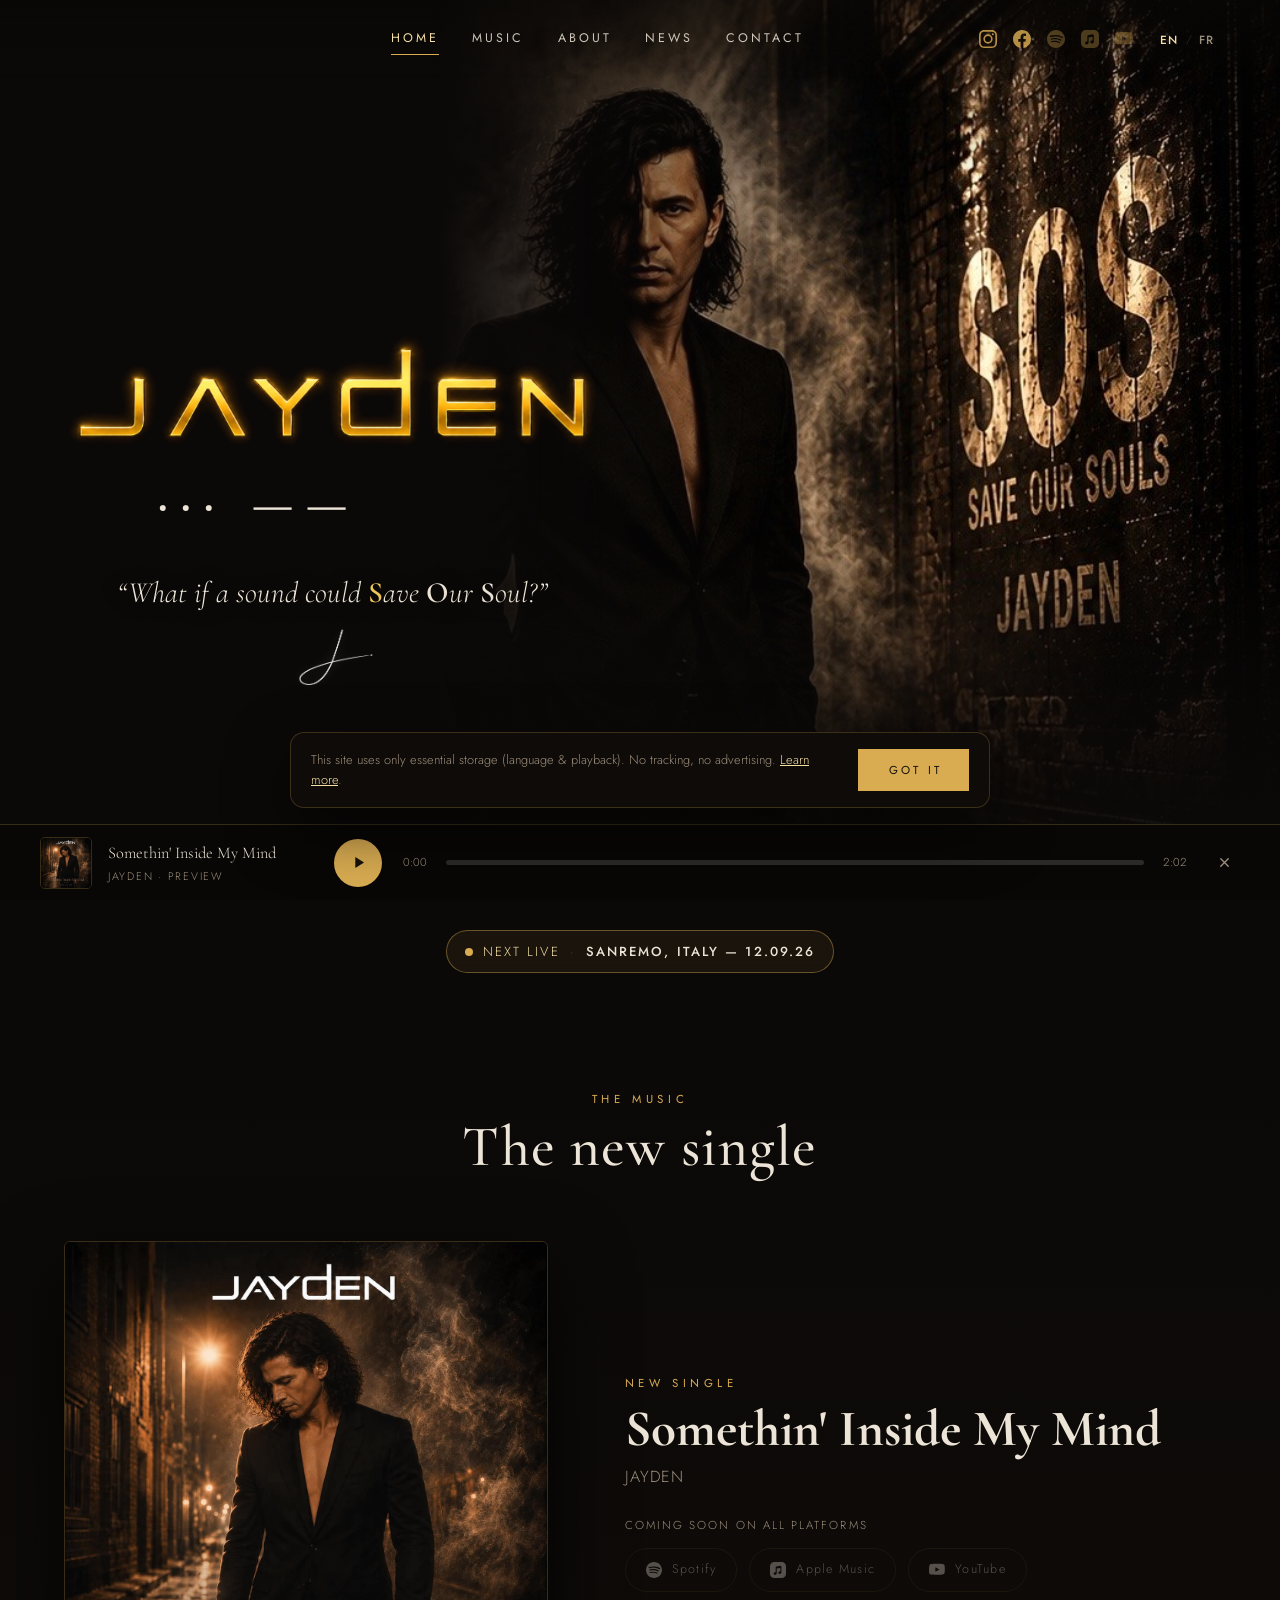
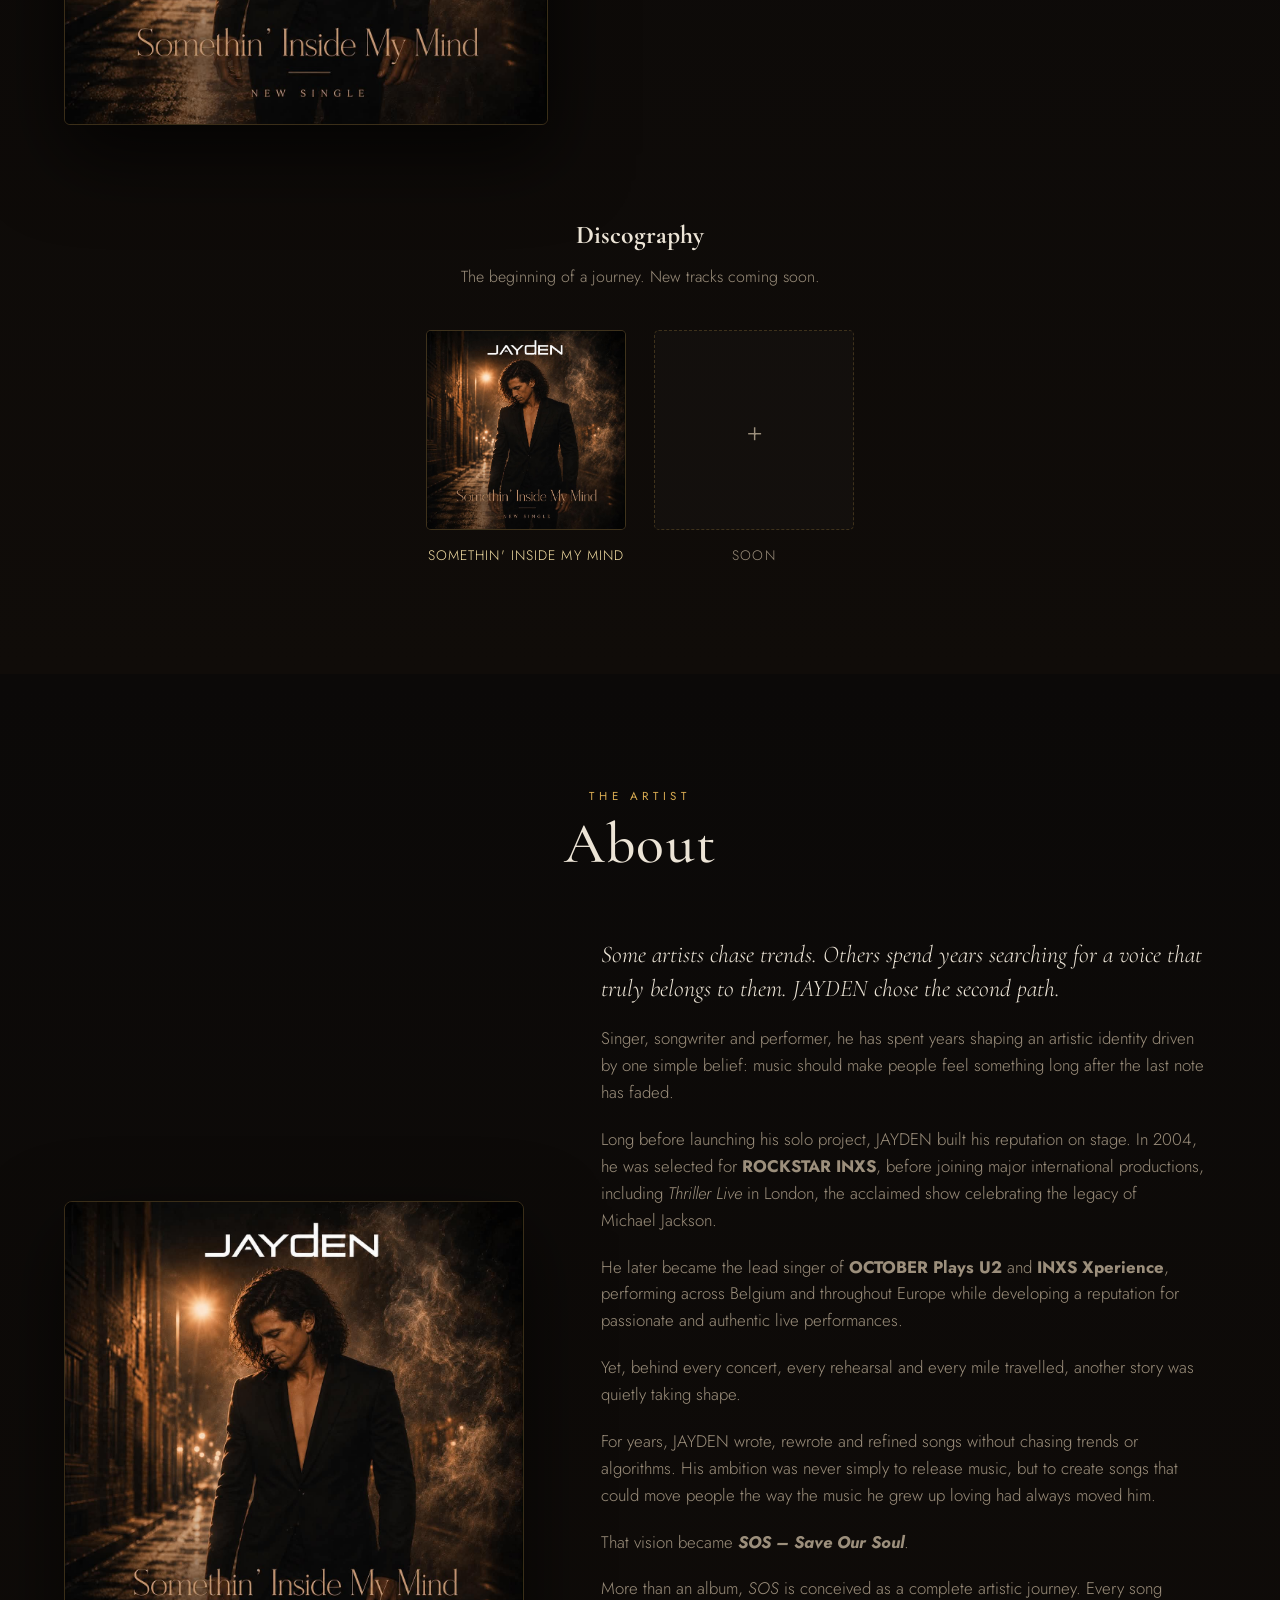
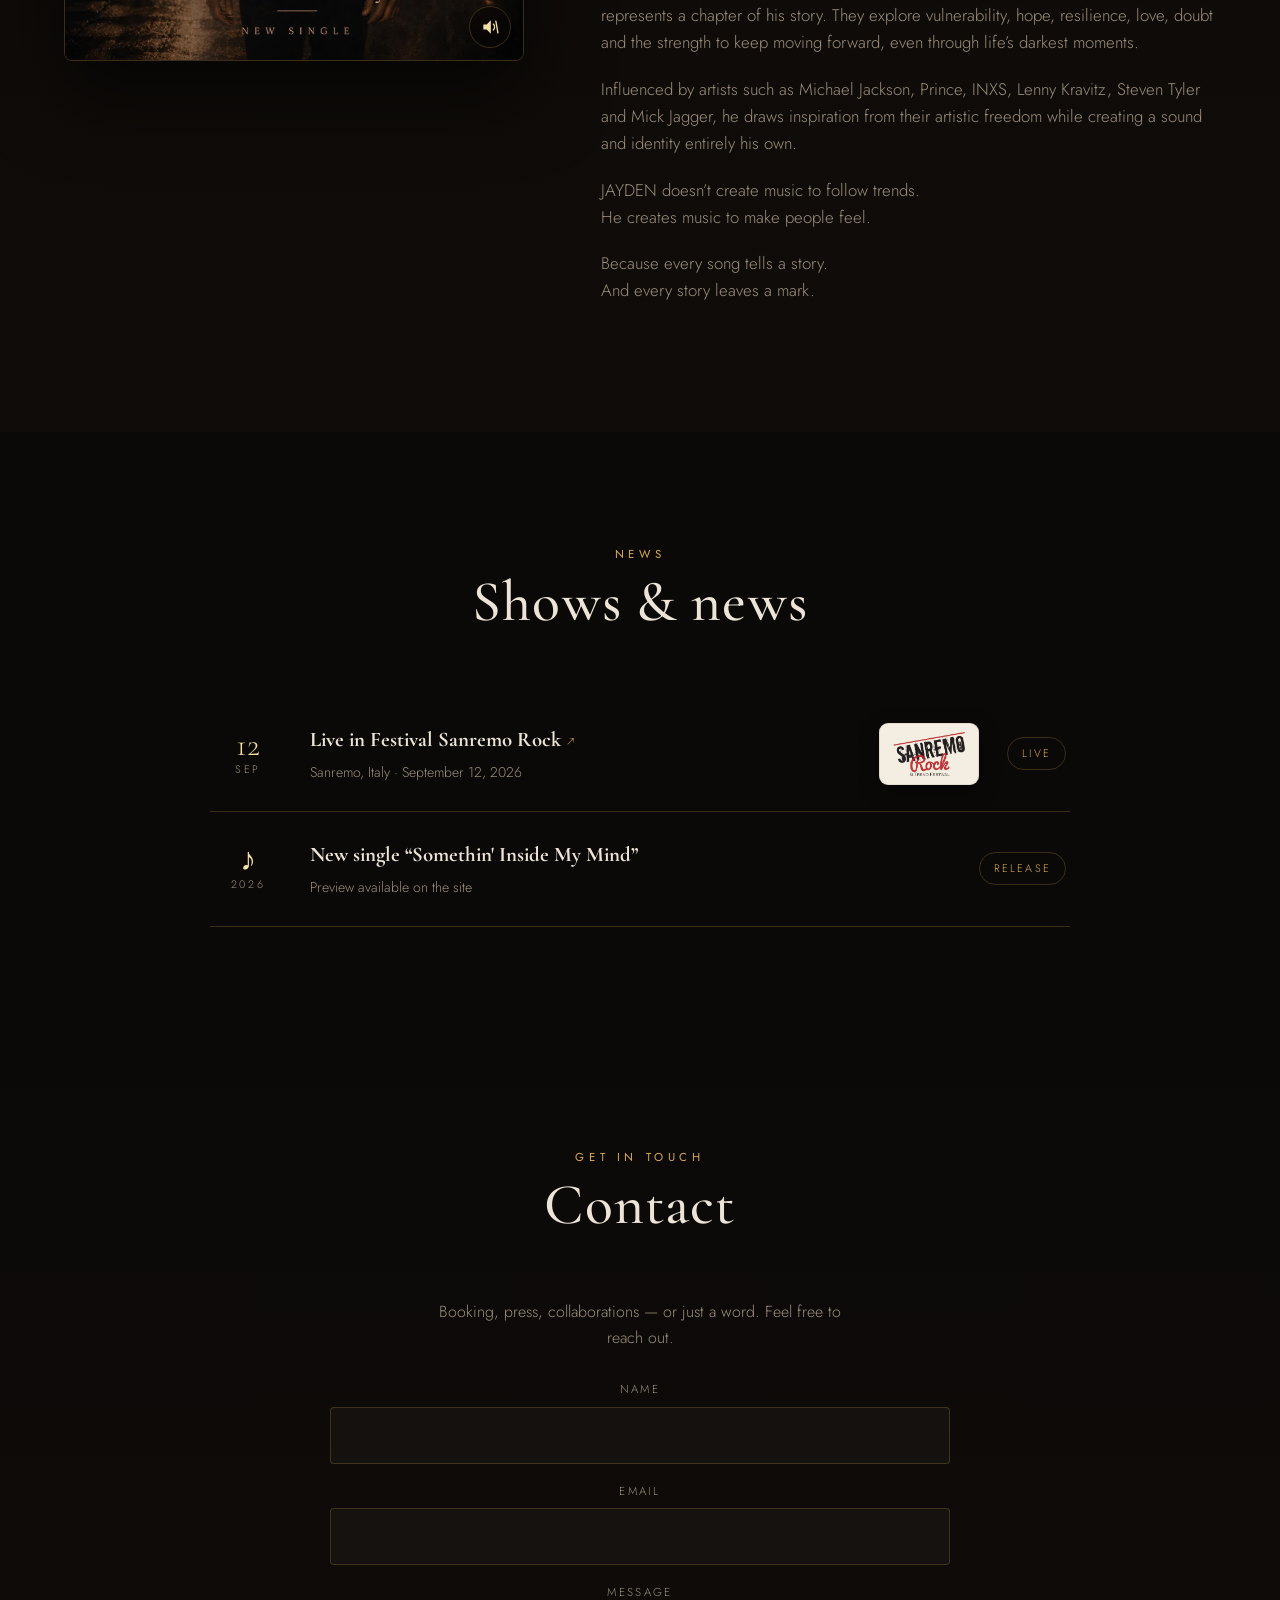
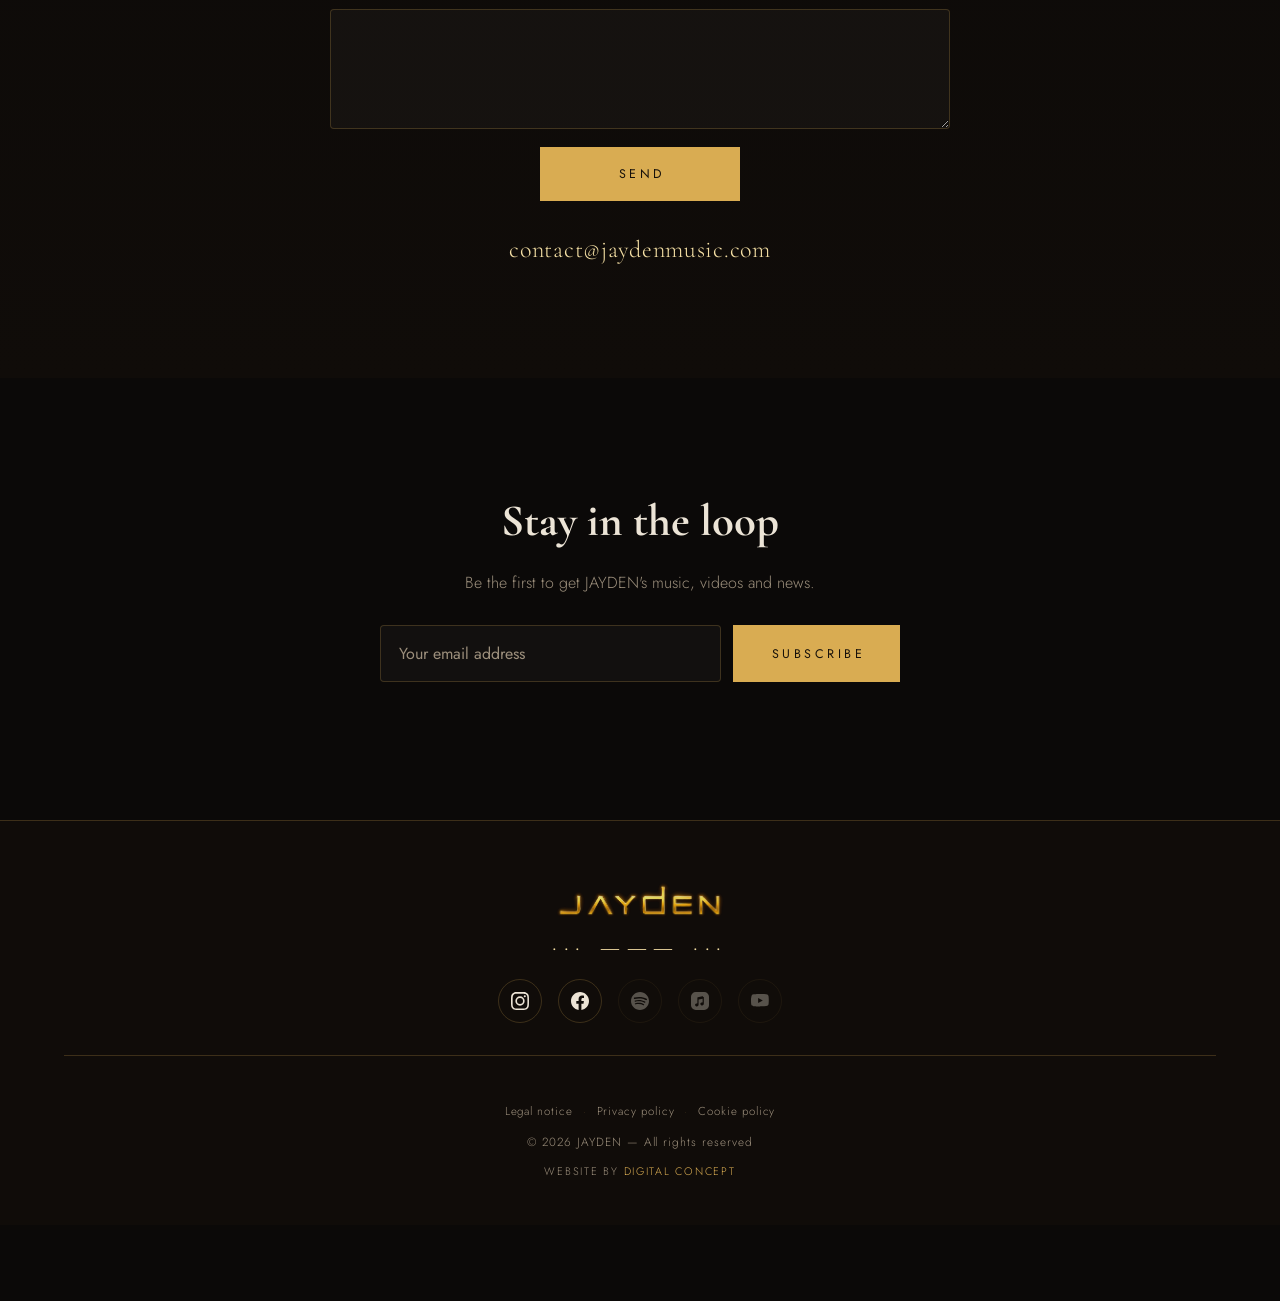
<file: index.html>
<!DOCTYPE html>
<html lang="en">
<head>
  <meta charset="UTF-8">
  <meta name="viewport" content="width=device-width, initial-scale=1.0">
  <title>JAYDEN — Official Site | Rock Singer &amp; Songwriter</title>
  <meta name="description" content="Official website of JAYDEN — rock singer, songwriter and performer. Discover the new single “Somethin' Inside My Mind”, the album SOS – Save Our Soul, the live show at Festival Sanremo Rock 2026, music, videos and news.">
  <meta name="keywords" content="JAYDEN, JAYDEN music, JAYDEN singer, JAYDEN artist, JAYDEN official, JAYDEN rock, Somethin' Inside My Mind, SOS Save Our Soul, Festival Sanremo Rock, singer-songwriter, rock, jaydenmusic">
  <meta name="theme-color" content="#0b0908">
  <meta name="author" content="JAYDEN">
  <meta name="publisher" content="JAYDEN">
  <meta name="robots" content="index, follow, max-image-preview:large, max-snippet:-1, max-video-preview:-1">
  <meta name="rating" content="general">
  <!-- Vérification de propriété Google Search Console -->
  <meta name="google-site-verification" content="uWJKUxyW_PwgIKOEIASfnEVGmb2lPRXl04cyMdmBKXI">

  <!-- Open Graph / partage réseaux -->
  <meta property="og:type" content="music.musician">
  <meta property="og:site_name" content="JAYDEN">
  <meta property="og:title" content="JAYDEN — Official Site | Rock Singer &amp; Songwriter">
  <meta property="og:description" content="Rock singer &amp; songwriter. New single “Somethin' Inside My Mind”, live at Festival Sanremo Rock 2026 — music, videos and news.">
  <meta property="og:url" content="https://jaydenmusic.com/">
  <meta property="og:locale" content="en_US">
  <meta property="og:locale:alternate" content="fr_FR">
  <meta property="og:image" content="https://jaydenmusic.com/assets/img/og-preview.jpg?v=3">
  <meta property="og:image:alt" content="JAYDEN — official logo">
  <meta property="og:image:width" content="1200">
  <meta property="og:image:height" content="630">
  <meta property="og:image:type" content="image/jpeg">
  <meta name="twitter:card" content="summary_large_image">
  <meta name="twitter:title" content="JAYDEN — Official Site | Rock Singer &amp; Songwriter">
  <meta name="twitter:description" content="Rock singer &amp; songwriter. New single “Somethin' Inside My Mind”, live at Festival Sanremo Rock 2026.">
  <meta name="twitter:image" content="https://jaydenmusic.com/assets/img/og-preview.jpg?v=3">
  <meta name="twitter:image:alt" content="JAYDEN — official logo">
  <link rel="canonical" href="https://jaydenmusic.com/">
  <!-- Identité vérifiable (rel=me) -->
  <link rel="me" href="https://www.instagram.com/jayden_ddm">
  <link rel="me" href="https://www.facebook.com/share/1BSdH52AcG/?mibextid=wwXIfr">

  <!-- Données structurées Schema.org — référencement enrichi (artiste, single, album, concert) -->
  <script type="application/ld+json">
  {
    "@context": "https://schema.org",
    "@graph": [
      {
        "@type": ["MusicGroup", "Person"],
        "@id": "https://jaydenmusic.com/#artist",
        "name": "JAYDEN",
        "alternateName": "Jayden",
        "url": "https://jaydenmusic.com/",
        "image": "https://jaydenmusic.com/assets/img/og-preview.jpg?v=3",
        "description": "JAYDEN is a rock singer, songwriter and performer. Shaped by years on stage — from ROCKSTAR INXS (2004) and Thriller Live in London to OCTOBER Plays U2 and INXS Xperience across Belgium and Europe — he now unveils his solo project and the album concept SOS – Save Our Soul, led by the single “Somethin' Inside My Mind”.",
        "genre": ["Rock", "Pop rock"],
        "email": "contact@jaydenmusic.com",
        "sameAs": [
          "https://www.instagram.com/jayden_ddm",
          "https://www.facebook.com/share/1BSdH52AcG/?mibextid=wwXIfr"
        ]
      },
      {
        "@type": "WebSite",
        "@id": "https://jaydenmusic.com/#website",
        "url": "https://jaydenmusic.com/",
        "name": "JAYDEN — Official site",
        "inLanguage": ["en", "fr"],
        "publisher": { "@id": "https://jaydenmusic.com/#artist" }
      },
      {
        "@type": "MusicRecording",
        "@id": "https://jaydenmusic.com/#single-somethin-inside-my-mind",
        "name": "Somethin' Inside My Mind",
        "byArtist": { "@id": "https://jaydenmusic.com/#artist" },
        "inLanguage": "en",
        "url": "https://jaydenmusic.com/#musique"
      },
      {
        "@type": "MusicAlbum",
        "@id": "https://jaydenmusic.com/#album-sos",
        "name": "SOS – Save Our Soul",
        "byArtist": { "@id": "https://jaydenmusic.com/#artist" },
        "albumProductionType": "https://schema.org/StudioAlbum"
      },
      {
        "@type": "MusicEvent",
        "@id": "https://jaydenmusic.com/#event-sanremo-rock-2026",
        "name": "JAYDEN — Live at Festival Sanremo Rock",
        "startDate": "2026-09-12",
        "eventStatus": "https://schema.org/EventScheduled",
        "eventAttendanceMode": "https://schema.org/OfflineEventAttendanceMode",
        "performer": { "@id": "https://jaydenmusic.com/#artist" },
        "image": "https://jaydenmusic.com/assets/img/og-preview.jpg?v=3",
        "url": "https://www.sanremorock.it/",
        "location": {
          "@type": "Place",
          "name": "Festival Sanremo Rock",
          "address": {
            "@type": "PostalAddress",
            "addressLocality": "Sanremo",
            "addressRegion": "Liguria",
            "addressCountry": "IT"
          }
        },
        "organizer": {
          "@type": "Organization",
          "name": "Festival Sanremo Rock",
          "url": "https://www.sanremorock.it/"
        }
      }
    ]
  }
  </script>

  <link rel="icon" type="image/png" sizes="32x32" href="assets/img/favicon-32.png">
  <link rel="icon" type="image/png" sizes="256x256" href="assets/img/favicon.png">
  <link rel="apple-touch-icon" href="assets/img/apple-touch-icon.png?v=40">

  <!-- PWA : installable sur l'écran d'accueil (nom « JAYDEN », icône logo doré sur fond noir) -->
  <link rel="manifest" href="/site.webmanifest?v=40">
  <meta name="application-name" content="JAYDEN">
  <meta name="mobile-web-app-capable" content="yes">
  <meta name="apple-mobile-web-app-capable" content="yes">
  <meta name="apple-mobile-web-app-status-bar-style" content="black-translucent">
  <meta name="apple-mobile-web-app-title" content="JAYDEN">

  <!-- Fonts : chargées SANS bloquer le rendu (on n'attend jamais une ressource externe lente) -->
  <link rel="preconnect" href="https://fonts.googleapis.com">
  <link rel="preconnect" href="https://fonts.gstatic.com" crossorigin>
  <link rel="stylesheet" href="https://fonts.googleapis.com/css2?family=Cormorant+Garamond:ital,wght@0,400;0,500;0,600;0,700;1,400;1,500&family=Jost:wght@300;400;500&family=Sacramento&display=swap" media="print" onload="this.media='all'">
  <noscript><link rel="stylesheet" href="https://fonts.googleapis.com/css2?family=Cormorant+Garamond:ital,wght@0,400;0,500;0,600;0,700;1,400;1,500&family=Jost:wght@300;400;500&family=Sacramento&display=swap"></noscript>

  <!-- Anti-FOUC : styles critiques posés immédiatement (fond sombre, liens jamais bleus,
       menu mobile hors écran) + contenu masqué jusqu'à l'application de la feuille de style. -->
  <style>html{background-color:#0b0908}body{visibility:hidden;background:#0b0908;margin:0}a{color:inherit;text-decoration:none}@media(max-width:760px){.nav__links{position:fixed;inset:0;width:100vw;transform:translateX(100%)}}</style>
  <link rel="stylesheet" href="css/style.css?v=49">
  <!-- Filet de sécurité : si la feuille de style échoue, on réaffiche quand même le contenu. -->
  <script>document.addEventListener("DOMContentLoaded",function(){document.body.style.visibility="visible";});</script>
</head>
<body>

  <!-- ============ NAV ============ -->
  <header class="nav" id="nav">
    <a href="#accueil" class="nav__logo" aria-label="JAYDEN — Accueil">
      <img src="assets/img/jayden-logo.png?v=2" alt="JAYDEN">
    </a>

    <nav class="nav__links" id="navLinks" aria-label="Main navigation">
      <a href="#accueil" class="active" data-i18n="nav.home">Home</a>
      <a href="#musique" data-i18n="nav.music">Music</a>
      <a href="#apropos" data-i18n="nav.about">About</a>
      <a href="#actus" data-i18n="nav.news">News</a>
      <a href="#contact" data-i18n="nav.contact">Contact</a>
    </nav>

    <div class="nav__end">
    <div class="nav__social" id="navSocial">
      <a href="https://www.instagram.com/jayden_ddm" target="_blank" rel="noopener" aria-label="Instagram">
        <svg viewBox="0 0 24 24"><path d="M12 2.2c3.2 0 3.6 0 4.9.1 1.2.1 1.8.3 2.2.4.6.2 1 .5 1.4.9.4.4.7.8.9 1.4.2.5.4 1.1.4 2.2.1 1.3.1 1.7.1 4.9s0 3.6-.1 4.9c-.1 1.2-.3 1.8-.4 2.2-.2.6-.5 1-.9 1.4-.4.4-.8.7-1.4.9-.5.2-1.1.4-2.2.4-1.3.1-1.7.1-4.9.1s-3.6 0-4.9-.1c-1.2-.1-1.8-.3-2.2-.4-.6-.2-1-.5-1.4-.9-.4-.4-.7-.8-.9-1.4-.2-.5-.4-1.1-.4-2.2C2.2 15.6 2.2 15.2 2.2 12s0-3.6.1-4.9c.1-1.2.3-1.8.4-2.2.2-.6.5-1 .9-1.4.4-.4.8-.7 1.4-.9.5-.2 1.1-.4 2.2-.4C8.4 2.2 8.8 2.2 12 2.2M12 0C8.7 0 8.3 0 7 .1 5.7.1 4.8.3 4.1.6c-.8.3-1.4.7-2.1 1.4C1.3 2.7.9 3.3.6 4.1.3 4.8.1 5.7.1 7 0 8.3 0 8.7 0 12s0 3.7.1 5c.1 1.3.2 2.2.5 2.9.3.8.7 1.4 1.4 2.1.7.7 1.3 1.1 2.1 1.4.7.3 1.6.5 2.9.5 1.3.1 1.7.1 5 .1s3.7 0 5-.1c1.3-.1 2.2-.2 2.9-.5.8-.3 1.4-.7 2.1-1.4.7-.7 1.1-1.3 1.4-2.1.3-.7.5-1.6.5-2.9.1-1.3.1-1.7.1-5s0-3.7-.1-5c-.1-1.3-.2-2.2-.5-2.9-.3-.8-.7-1.4-1.4-2.1C21.3 1.3 20.7.9 19.9.6 19.2.3 18.3.1 17 .1 15.7 0 15.3 0 12 0z"/><path d="M12 5.8a6.2 6.2 0 100 12.4 6.2 6.2 0 000-12.4zm0 10.2a4 4 0 110-8 4 4 0 010 8z"/><circle cx="18.4" cy="5.6" r="1.4"/></svg>
      </a>
      <a href="https://www.facebook.com/share/1BSdH52AcG/?mibextid=wwXIfr" target="_blank" rel="noopener" aria-label="Facebook">
        <svg viewBox="0 0 24 24"><path d="M24 12.07C24 5.4 18.63 0 12 0S0 5.4 0 12.07C0 18.1 4.39 23.1 10.13 24v-8.44H7.08v-3.49h3.05V9.41c0-3.02 1.79-4.69 4.53-4.69 1.31 0 2.68.24 2.68.24v2.97h-1.51c-1.49 0-1.96.93-1.96 1.89v2.25h3.33l-.53 3.49h-2.8V24C19.61 23.1 24 18.1 24 12.07z"/></svg>
      </a>
      <a class="is-disabled" role="link" aria-disabled="true" aria-label="Spotify — bientôt" title="Bientôt disponible"><svg viewBox="0 0 24 24"><path d="M12 0C5.4 0 0 5.4 0 12s5.4 12 12 12 12-5.4 12-12S18.6 0 12 0zm5.5 17.3c-.2.4-.7.5-1 .3-2.8-1.7-6.3-2.1-10.5-1.1-.4.1-.8-.2-.9-.6-.1-.4.2-.8.6-.9 4.5-1 8.4-.6 11.5 1.3.4.2.5.7.3 1zm1.5-3.3c-.3.4-.8.6-1.2.3-3.2-2-8.1-2.5-11.9-1.4-.5.1-1-.1-1.1-.6-.1-.5.1-1 .6-1.1 4.4-1.3 9.8-.7 13.5 1.5.4.3.5.9.1 1.3zm.1-3.4C15.8 8.5 8.9 8.3 5.1 9.4c-.6.2-1.2-.2-1.3-.7-.2-.6.2-1.2.7-1.3 4.4-1.3 12-1.1 16.4 1.5.5.3.7 1 .4 1.5-.3.5-1 .7-1.5.4z"/></svg></a>
      <a class="is-disabled" role="link" aria-disabled="true" aria-label="Apple Music — bientôt" title="Bientôt disponible"><svg viewBox="0 0 24 24"><path d="M17.6 0H6.4A6.4 6.4 0 000 6.4v11.2A6.4 6.4 0 006.4 24h11.2a6.4 6.4 0 006.4-6.4V6.4A6.4 6.4 0 0017.6 0zm-.5 6.5v8.9c0 .6-.1 1.1-.5 1.6-.5.6-1.1.8-1.8.9-.4 0-.8 0-1.2-.2-.7-.3-1-.9-1.1-1.6-.1-1 .5-1.8 1.5-2 .4-.1.8-.1 1.1-.2.3-.1.4-.2.4-.5V9.3c0-.3-.1-.4-.4-.3l-4.6.9c-.3.1-.4.2-.4.5v6.4c0 .6-.1 1.1-.5 1.6-.5.6-1.1.8-1.8.9-.4 0-.8 0-1.2-.2-.7-.3-1-.9-1.1-1.6-.1-1 .5-1.8 1.5-2 .4-.1.8-.1 1.1-.2.3-.1.4-.2.4-.5V7.7c0-.5.2-.7.7-.8l5.9-1.2c.5-.1.9.1.9.6l.5.2z"/></svg></a>
      <a class="is-disabled" role="link" aria-disabled="true" aria-label="YouTube — bientôt" title="Bientôt disponible"><svg viewBox="0 0 24 24"><path d="M23.5 6.2s-.2-1.6-.9-2.3c-.9-.9-1.9-.9-2.3-1C17.1 2.5 12 2.5 12 2.5s-5.1 0-8.3.4c-.4.1-1.4.1-2.3 1-.7.7-.9 2.3-.9 2.3S0 8.1 0 10v1.8c0 1.9.2 3.8.2 3.8s.2 1.6.9 2.3c.9.9 2.1.9 2.6 1 1.9.2 8.3.3 8.3.3s5.1 0 8.3-.4c.4-.1 1.4-.1 2.3-1 .7-.7.9-2.3.9-2.3s.2-1.9.2-3.8V10c0-1.9-.2-3.8-.2-3.8zM9.5 14.6V8l6.3 3.3-6.3 3.3z"/></svg></a>
    </div>

    <div class="lang" id="lang" role="group" aria-label="Language / Langue">
      <button type="button" class="lang__opt is-on" data-lang="en">EN</button>
      <span class="lang__sep" aria-hidden="true">/</span>
      <button type="button" class="lang__opt" data-lang="fr">FR</button>
    </div>

    <button class="nav__burger" id="burger" aria-label="Menu" aria-expanded="false">
      <span></span><span></span><span></span>
    </button>
    </div>
  </header>

  <!-- ============ HERO ============ -->
  <section class="hero" id="accueil">
    <div class="hero__bg" aria-hidden="true"></div>
    <div class="hero__scrim" aria-hidden="true"></div>

    <div class="hero__inner">
      <div class="hero__content">
        <h1 class="hero__title"><img src="assets/img/jayden-logo.png?v=2" alt="JAYDEN"></h1>
        <p class="hero__subtitle">··· ——— ···</p>
        <blockquote class="hero__quote reveal">
          <span data-i18n="hero.quote">“What if a sound could <span class="sos">S</span>ave <span class="sos">O</span>ur <span class="sos">S</span>oul?”</span>
          <img class="hero__sign" src="assets/img/signature.png?v=2" alt="Signature — JAYDEN">
        </blockquote>
      </div>
    </div>
  </section>

  <!-- Prochain concert : bandeau sous le hero -->
  <div class="live-band">
    <a class="hero__event reveal" href="#actus" aria-label="Next live — Sanremo, Italy, September 12, 2026">
      <span class="hero__event-dot" aria-hidden="true"></span>
      <span class="hero__event-label" data-i18n="hero.next">Next live</span>
      <span class="hero__event-sep" aria-hidden="true">·</span>
      <span class="hero__event-detail">Sanremo, Italy — 12.09.26</span>
    </a>
  </div>

  <!-- ============ MUSIQUE ============ -->
  <section class="section section--tint" id="musique">
    <div class="wrap">
      <div class="section__head reveal">
        <span class="section-label" data-i18n="music.label">The music</span>
        <h2 class="section-title" data-i18n="music.title">The new single</h2>
      </div>

      <div class="single">
        <figure class="single__cover reveal">
          <img src="assets/img/single-cover.jpg" alt="Somethin' Inside My Mind — JAYDEN" loading="lazy">
        </figure>

        <div class="single__body reveal">
          <span class="section-label" data-i18n="single.badge">New single</span>
          <h3 class="single__title">Somethin' Inside My Mind</h3>
          <p class="single__meta" data-i18n="single.meta">JAYDEN</p>
          <p class="streams-soon" data-i18n="streams.soon">Coming soon on all platforms</p>

          <div class="streams">
            <a class="stream is-disabled" role="link" aria-disabled="true" title="Bientôt disponible">
              <svg viewBox="0 0 24 24"><path d="M12 0C5.4 0 0 5.4 0 12s5.4 12 12 12 12-5.4 12-12S18.6 0 12 0zm5.5 17.3c-.2.4-.7.5-1 .3-2.8-1.7-6.3-2.1-10.5-1.1-.4.1-.8-.2-.9-.6-.1-.4.2-.8.6-.9 4.5-1 8.4-.6 11.5 1.3.4.2.5.7.3 1zm1.5-3.3c-.3.4-.8.6-1.2.3-3.2-2-8.1-2.5-11.9-1.4-.5.1-1-.1-1.1-.6-.1-.5.1-1 .6-1.1 4.4-1.3 9.8-.7 13.5 1.5.4.3.5.9.1 1.3zm.1-3.4C15.8 8.5 8.9 8.3 5.1 9.4c-.6.2-1.2-.2-1.3-.7-.2-.6.2-1.2.7-1.3 4.4-1.3 12-1.1 16.4 1.5.5.3.7 1 .4 1.5-.3.5-1 .7-1.5.4z"/></svg>
              Spotify
            </a>
            <a class="stream is-disabled" role="link" aria-disabled="true" title="Bientôt disponible">
              <svg viewBox="0 0 24 24"><path d="M17.6 0H6.4A6.4 6.4 0 000 6.4v11.2A6.4 6.4 0 006.4 24h11.2a6.4 6.4 0 006.4-6.4V6.4A6.4 6.4 0 0017.6 0zm-.5 6.5v8.9c0 .6-.1 1.1-.5 1.6-.5.6-1.1.8-1.8.9-.4 0-.8 0-1.2-.2-.7-.3-1-.9-1.1-1.6-.1-1 .5-1.8 1.5-2 .4-.1.8-.1 1.1-.2.3-.1.4-.2.4-.5V9.3c0-.3-.1-.4-.4-.3l-4.6.9c-.3.1-.4.2-.4.5v6.4c0 .6-.1 1.1-.5 1.6-.5.6-1.1.8-1.8.9-.4 0-.8 0-1.2-.2-.7-.3-1-.9-1.1-1.6-.1-1 .5-1.8 1.5-2 .4-.1.8-.1 1.1-.2.3-.1.4-.2.4-.5V7.7c0-.5.2-.7.7-.8l5.9-1.2c.5-.1.9.1.9.6l.5.2z"/></svg>
              Apple Music
            </a>
            <a class="stream is-disabled" role="link" aria-disabled="true" title="Bientôt disponible">
              <svg viewBox="0 0 24 24"><path d="M23.5 6.2s-.2-1.6-.9-2.3c-.9-.9-1.9-.9-2.3-1C17.1 2.5 12 2.5 12 2.5s-5.1 0-8.3.4c-.4.1-1.4.1-2.3 1-.7.7-.9 2.3-.9 2.3S0 8.1 0 10v1.8c0 1.9.2 3.8.2 3.8s.2 1.6.9 2.3c.9.9 2.1.9 2.6 1 1.9.2 8.3.3 8.3.3s5.1 0 8.3-.4c.4-.1 1.4-.1 2.3-1 .7-.7.9-2.3.9-2.3s.2-1.9.2-3.8V10c0-1.9-.2-3.8-.2-3.8zM9.5 14.6V8l6.3 3.3-6.3 3.3z"/></svg>
              YouTube
            </a>
          </div>
        </div>
      </div>

      <!-- Discographie évolutive -->
      <div class="discography reveal">
        <h3 data-i18n="disc.title">Discography</h3>
        <p data-i18n="disc.sub">The beginning of a journey. New tracks coming soon.</p>
        <div class="disc-grid">
          <div class="disc-card">
            <div class="disc-card__art" style="border-style:solid;padding:0;overflow:hidden;">
              <img src="assets/img/single-cover.jpg" alt="Somethin' Inside My Mind" loading="lazy" style="width:100%;height:100%;object-fit:cover;">
            </div>
            <div class="disc-card__title" style="color:var(--gold-lite)">Somethin' Inside My Mind</div>
          </div>
          <div class="disc-card disc-card--soon">
            <div class="disc-card__art">+</div>
            <div class="disc-card__title" data-i18n="disc.soon">Soon</div>
          </div>
        </div>
      </div>
    </div>
  </section>

<!-- ============ À PROPOS ============ -->
<section class="section section--tint" id="apropos">
  <div class="wrap">
    <div class="section__head reveal">
      <span class="section-label" data-i18n="about.label">The artist</span>
      <h2 class="section-title" data-i18n="about.title">JAYDEN</h2>
    </div>

    <div class="about">
      <div class="about__video reveal">
        <video
          id="aboutVideo"
          autoplay
          muted
          loop
          playsinline
          poster="assets/img/single-cover.jpg"
        >
          <source src="assets/video/teaser.mp4" type="video/mp4">
        </video>

        <button
          class="about__sound"
          id="aboutSound"
          aria-label="Sound on/off"
          aria-pressed="false"
        >
          <svg id="aboutSoundIcon" viewBox="0 0 24 24" aria-hidden="true">
            <path d="M4 9v6h4l5 5V4L8 9H4z"/>
            <path
              d="M16 8.5a5 5 0 010 7"
              fill="none"
              stroke="currentColor"
              stroke-width="1.6"
              stroke-linecap="round"
            />
            <line
              id="aboutMuteSlash"
              x1="19"
              y1="5"
              x2="21.5"
              y2="19"
              stroke="currentColor"
              stroke-width="1.6"
              stroke-linecap="round"
            />
          </svg>
        </button>
      </div>

      <div class="about__body reveal">
        <p class="lead" data-i18n="about.lead">
          Some artists chase trends. Others spend years searching for a voice
          that truly belongs to them. JAYDEN chose the second path.
        </p>

        <p data-i18n="about.p1">
          Singer, songwriter and performer, he has spent years shaping an
          artistic identity driven by one simple belief: music should make
          people feel something long after the last note has faded.
        </p>

        <p data-i18n="about.p2">
          Long before launching his solo project, JAYDEN built his reputation
          on stage. In 2004, he was selected for <strong>ROCKSTAR INXS</strong>,
          before joining major international productions, including
          <em>Thriller Live</em> in London, the acclaimed show celebrating the
          legacy of Michael Jackson.
        </p>

        <p data-i18n="about.p3">
          He later became the lead singer of <strong>OCTOBER Plays U2</strong>
          and <strong>INXS Xperience</strong>, performing across Belgium and
          throughout Europe while developing a reputation for passionate and
          authentic live performances.
        </p>

        <p data-i18n="about.p4">
          Yet, behind every concert, every rehearsal and every mile travelled,
          another story was quietly taking shape.
        </p>

        <p data-i18n="about.p5">
          For years, JAYDEN wrote, rewrote and refined songs without chasing
          trends or algorithms. His ambition was never simply to release music,
          but to create songs that could move people the way the music he grew
          up loving had always moved him.
        </p>

        <p data-i18n="about.p6">
          That vision became <strong><em>SOS – Save Our Soul</em></strong>.
        </p>

        <p data-i18n="about.p7">
          More than an album, <em>SOS</em> is conceived as a complete artistic
          journey. Every song represents a chapter of his story. They explore
          vulnerability, hope, resilience, love, doubt and the strength to keep
          moving forward, even through life’s darkest moments.
        </p>

        <p data-i18n="about.p8">
          Influenced by artists such as Michael Jackson, Prince, INXS, Lenny
          Kravitz, Steven Tyler and Mick Jagger, he draws inspiration from their
          artistic freedom while creating a sound and identity entirely his own.
        </p>

        <p data-i18n="about.p9">
          JAYDEN doesn’t create music to follow trends.<br>
          He creates music to make people feel.
        </p>

        <p data-i18n="about.p10">
          Because every song tells a story.<br>
          And every story leaves a mark.
        </p>

      </div>
    </div>
  </div>
</section>

  <!-- ============ ACTUS ============ -->
  <section class="section" id="actus">
    <div class="wrap">
      <div class="section__head reveal">
        <span class="section-label" data-i18n="news.label">News</span>
        <h2 class="section-title" data-i18n="news.title">Shows &amp; news</h2>
      </div>
      <div class="news-list reveal">
        <div class="news-item">
          <div class="news-item__date"><div class="d">12</div><div class="m" data-i18n="news.sanremo.month">Sep</div></div>
          <div class="news-item__body news-item__body--fest">
            <div class="news-item__text">
              <h4><a class="news-item__link" href="https://www.sanremorock.it/" target="_blank" rel="noopener" data-i18n="news.sanremo.title">Live in Festival Sanremo Rock</a></h4>
              <span data-i18n="news.sanremo.sub">Sanremo, Italy · September 12, 2026</span>
            </div>
            <a class="news-fest" href="https://www.sanremorock.it/" target="_blank" rel="noopener" aria-label="Festival Sanremo Rock — site officiel">
              <img src="assets/img/sanremo-rock.png?v=1" alt="Sanremo Rock — Trend Festival" loading="lazy" width="255" height="156">
            </a>
          </div>
          <div class="news-item__tag" data-i18n="news.tag.live">Live</div>
        </div>
        <div class="news-item">
          <div class="news-item__date"><div class="d news-item__note">♪</div><div class="m">2026</div></div>
          <div class="news-item__body">
            <h4 data-i18n="news.single.title">New single “Somethin' Inside My Mind”</h4>
            <span data-i18n="news.single.sub">Preview available on the site</span>
          </div>
          <div class="news-item__tag" data-i18n="news.tag.release">Release</div>
        </div>
      </div>
    </div>
  </section>

  <!-- ============ CONTACT ============ -->
  <section class="section section--tint" id="contact">
    <div class="wrap">
      <div class="section__head reveal">
        <span class="section-label" data-i18n="contact.label">Get in touch</span>
        <h2 class="section-title" data-i18n="contact.title">Contact</h2>
      </div>
      <div class="contact">
        <p class="contact__intro reveal" data-i18n="contact.intro">Booking, press, collaborations — or just a word. Feel free to reach out.</p>

        <form class="form reveal" id="contactForm" action="mailto:contact@jaydenmusic.com" method="post" enctype="text/plain">
          <div class="form-row">
            <label for="cname" data-i18n="contact.name">Name</label>
            <input type="text" id="cname" name="nom" required>
          </div>
          <div class="form-row">
            <label for="cmail" data-i18n="contact.email">Email</label>
            <input type="email" id="cmail" name="email" required>
          </div>
          <div class="form-row">
            <label for="cmsg" data-i18n="contact.message">Message</label>
            <textarea id="cmsg" name="message" required></textarea>
          </div>
          <button type="submit" class="btn btn--solid" data-i18n="contact.send">Send</button>
        </form>

        <a class="contact__mail reveal" href="mailto:contact@jaydenmusic.com">contact@jaydenmusic.com</a>
      </div>
    </div>
  </section>

  <!-- ============ NEWSLETTER ============ -->
  <section class="section">
    <div class="wrap newsletter reveal">
      <h2 data-i18n="nl.title">Stay in the loop</h2>
      <p data-i18n="nl.sub">Be the first to get JAYDEN's music, videos and news.</p>
      <form id="newsletterForm" novalidate>
        <input type="email" name="email" placeholder="Your email address" data-i18n-ph="nl.placeholder" required aria-label="Email address">
        <button type="submit" class="btn btn--solid" data-i18n="nl.submit">Subscribe</button>
      </form>
      <p class="player__note" id="nlNote" style="margin-top:16px"></p>
    </div>
  </section>

  <!-- ============ FOOTER ============ -->
  <footer class="footer">
    <div class="wrap footer__inner">
      <div class="footer__logo"><img src="assets/img/jayden-logo.png?v=2" alt="JAYDEN"></div>
      <p class="footer__tag" data-i18n="footer.tag">··· ——— ···</p>

      <div class="footer__socials">
        <a href="https://www.instagram.com/jayden_ddm" target="_blank" rel="noopener" aria-label="Instagram"><svg viewBox="0 0 24 24"><path d="M12 2.2c3.2 0 3.6 0 4.9.1 1.2.1 1.8.3 2.2.4.6.2 1 .5 1.4.9.4.4.7.8.9 1.4.2.5.4 1.1.4 2.2.1 1.3.1 1.7.1 4.9s0 3.6-.1 4.9c-.1 1.2-.3 1.8-.4 2.2-.2.6-.5 1-.9 1.4-.4.4-.8.7-1.4.9-.5.2-1.1.4-2.2.4-1.3.1-1.7.1-4.9.1s-3.6 0-4.9-.1c-1.2-.1-1.8-.3-2.2-.4-.6-.2-1-.5-1.4-.9-.4-.4-.7-.8-.9-1.4-.2-.5-.4-1.1-.4-2.2C2.2 15.6 2.2 15.2 2.2 12s0-3.6.1-4.9c.1-1.2.3-1.8.4-2.2.2-.6.5-1 .9-1.4.4-.4.8-.7 1.4-.9.5-.2 1.1-.4 2.2-.4C8.4 2.2 8.8 2.2 12 2.2M12 0C8.7 0 8.3 0 7 .1 5.7.1 4.8.3 4.1.6c-.8.3-1.4.7-2.1 1.4C1.3 2.7.9 3.3.6 4.1.3 4.8.1 5.7.1 7 0 8.3 0 8.7 0 12s0 3.7.1 5c.1 1.3.2 2.2.5 2.9.3.8.7 1.4 1.4 2.1.7.7 1.3 1.1 2.1 1.4.7.3 1.6.5 2.9.5 1.3.1 1.7.1 5 .1s3.7 0 5-.1c1.3-.1 2.2-.2 2.9-.5.8-.3 1.4-.7 2.1-1.4.7-.7 1.1-1.3 1.4-2.1.3-.7.5-1.6.5-2.9.1-1.3.1-1.7.1-5s0-3.7-.1-5c-.1-1.3-.2-2.2-.5-2.9-.3-.8-.7-1.4-1.4-2.1C21.3 1.3 20.7.9 19.9.6 19.2.3 18.3.1 17 .1 15.7 0 15.3 0 12 0z"/><path d="M12 5.8a6.2 6.2 0 100 12.4 6.2 6.2 0 000-12.4zm0 10.2a4 4 0 110-8 4 4 0 010 8z"/><circle cx="18.4" cy="5.6" r="1.4"/></svg></a>
        <a href="https://www.facebook.com/share/1BSdH52AcG/?mibextid=wwXIfr" target="_blank" rel="noopener" aria-label="Facebook"><svg viewBox="0 0 24 24"><path d="M24 12.07C24 5.4 18.63 0 12 0S0 5.4 0 12.07C0 18.1 4.39 23.1 10.13 24v-8.44H7.08v-3.49h3.05V9.41c0-3.02 1.79-4.69 4.53-4.69 1.31 0 2.68.24 2.68.24v2.97h-1.51c-1.49 0-1.96.93-1.96 1.89v2.25h3.33l-.53 3.49h-2.8V24C19.61 23.1 24 18.1 24 12.07z"/></svg></a>
        <a class="is-disabled" role="link" aria-disabled="true" aria-label="Spotify — bientôt" title="Bientôt disponible"><svg viewBox="0 0 24 24"><path d="M12 0C5.4 0 0 5.4 0 12s5.4 12 12 12 12-5.4 12-12S18.6 0 12 0zm5.5 17.3c-.2.4-.7.5-1 .3-2.8-1.7-6.3-2.1-10.5-1.1-.4.1-.8-.2-.9-.6-.1-.4.2-.8.6-.9 4.5-1 8.4-.6 11.5 1.3.4.2.5.7.3 1zm1.5-3.3c-.3.4-.8.6-1.2.3-3.2-2-8.1-2.5-11.9-1.4-.5.1-1-.1-1.1-.6-.1-.5.1-1 .6-1.1 4.4-1.3 9.8-.7 13.5 1.5.4.3.5.9.1 1.3zm.1-3.4C15.8 8.5 8.9 8.3 5.1 9.4c-.6.2-1.2-.2-1.3-.7-.2-.6.2-1.2.7-1.3 4.4-1.3 12-1.1 16.4 1.5.5.3.7 1 .4 1.5-.3.5-1 .7-1.5.4z"/></svg></a>
        <a class="is-disabled" role="link" aria-disabled="true" aria-label="Apple Music — bientôt" title="Bientôt disponible"><svg viewBox="0 0 24 24"><path d="M17.6 0H6.4A6.4 6.4 0 000 6.4v11.2A6.4 6.4 0 006.4 24h11.2a6.4 6.4 0 006.4-6.4V6.4A6.4 6.4 0 0017.6 0zm-.5 6.5v8.9c0 .6-.1 1.1-.5 1.6-.5.6-1.1.8-1.8.9-.4 0-.8 0-1.2-.2-.7-.3-1-.9-1.1-1.6-.1-1 .5-1.8 1.5-2 .4-.1.8-.1 1.1-.2.3-.1.4-.2.4-.5V9.3c0-.3-.1-.4-.4-.3l-4.6.9c-.3.1-.4.2-.4.5v6.4c0 .6-.1 1.1-.5 1.6-.5.6-1.1.8-1.8.9-.4 0-.8 0-1.2-.2-.7-.3-1-.9-1.1-1.6-.1-1 .5-1.8 1.5-2 .4-.1.8-.1 1.1-.2.3-.1.4-.2.4-.5V7.7c0-.5.2-.7.7-.8l5.9-1.2c.5-.1.9.1.9.6l.5.2z"/></svg></a>
        <a class="is-disabled" role="link" aria-disabled="true" aria-label="YouTube — bientôt" title="Bientôt disponible"><svg viewBox="0 0 24 24"><path d="M23.5 6.2s-.2-1.6-.9-2.3c-.9-.9-1.9-.9-2.3-1C17.1 2.5 12 2.5 12 2.5s-5.1 0-8.3.4c-.4.1-1.4.1-2.3 1-.7.7-.9 2.3-.9 2.3S0 8.1 0 10v1.8c0 1.9.2 3.8.2 3.8s.2 1.6.9 2.3c.9.9 2.1.9 2.6 1 1.9.2 8.3.3 8.3.3s5.1 0 8.3-.4c.4-.1 1.4-.1 2.3-1 .7-.7.9-2.3.9-2.3s.2-1.9.2-3.8V10c0-1.9-.2-3.8-.2-3.8zM9.5 14.6V8l6.3 3.3-6.3 3.3z"/></svg></a>
      </div>

      <div class="footer__bottom">
        <nav class="footer__legal" aria-label="Legal">
          <a href="legal.html#mentions" data-i18n="footer.legal">Legal notice</a>
          <span aria-hidden="true">·</span>
          <a href="legal.html#privacy" data-i18n="footer.privacy">Privacy policy</a>
          <span aria-hidden="true">·</span>
          <a href="legal.html#cookies" data-i18n="footer.cookies">Cookie policy</a>
        </nav>
        <p class="footer__copy"><span data-i18n="footer.copy">© 2026 JAYDEN — All rights reserved</span></p>
        <p class="footer__credit"><span data-i18n="footer.credit">Website by</span> <a href="https://www.digitalconcept.be" target="_blank" rel="noopener">DIGITAL CONCEPT</a></p>
      </div>
    </div>
  </footer>

  <button class="to-top" id="toTop" aria-label="Retour en haut">
    <svg viewBox="0 0 24 24"><path d="M12 8l-6 6 1.4 1.4L12 10.8l4.6 4.6L18 14z"/></svg>
  </button>

  <!-- ============ LECTEUR FIXE (barre en bas) ============ -->
  <div class="miniplayer" id="miniplayer" data-src="assets/audio/somethin-inside-my-mind.mp3" aria-label="Lecteur — extrait du single">
    <div class="mp__art">
      <img class="mp__cover" src="assets/img/single-cover.jpg" alt="Somethin' Inside My Mind">
      <span class="mp__eq" aria-hidden="true"><i></i><i></i><i></i><i></i></span>
    </div>
    <div class="mp__meta">
      <span class="mp__title">Somethin' Inside My Mind</span>
      <span class="mp__sub">
        <span class="mp__artist" data-i18n="mp.artist">JAYDEN · Preview</span>
        <span class="mp__now" aria-hidden="true"><span id="mpCurM">0:00</span> / <span id="mpDurM">2:02</span></span>
      </span>
    </div>
    <button class="mp__play" id="mpPlay" aria-label="Lecture / pause">
      <svg viewBox="0 0 24 24"><path id="mpIcon" d="M8 5v14l11-7z"/></svg>
    </button>
    <div class="mp__progress">
      <span class="mp__time" id="mpCur">0:00</span>
      <div class="mp__bar" id="mpBar" role="slider" aria-label="Progression" tabindex="0"
           aria-valuemin="0" aria-valuemax="100" aria-valuenow="0" aria-valuetext="0:00 / 2:02"><div class="mp__fill" id="mpFill"></div></div>
      <span class="mp__time" id="mpDur">2:02</span>
    </div>
    <button class="mp__close" id="mpClose" aria-label="Réduire le lecteur" title="Réduire">
      <svg viewBox="0 0 24 24" aria-hidden="true"><path d="M6 6l12 12M18 6L6 18" fill="none" stroke="currentColor" stroke-width="2.2" stroke-linecap="round"/></svg>
    </button>
  </div>

  <!-- Pastille du lecteur réduit (rouvre la barre au clic) -->
  <button class="mp-fab" id="mpFab" aria-label="Rouvrir le lecteur" title="Écouter le single">
    <svg viewBox="0 0 24 24" aria-hidden="true"><path d="M8 5v14l11-7z"/></svg>
  </button>

  <!-- ============ BANDEAU COOKIES ============ -->
  <div class="cookie-bar" id="cookieBar" role="dialog" aria-live="polite" aria-label="Cookies">
    <p data-i18n="cookie.text">This site uses only essential storage (language &amp; playback). No tracking or advertising. <a href="legal.html#cookies">Learn more</a>.</p>
    <button class="btn btn--solid" id="cookieAccept" data-i18n="cookie.ok">Got it</button>
  </div>

  <script src="js/main.js?v=49"></script>
  <!-- Statistiques de visite (anonymes) — inactif tant que la config est vide -->
  <script src="js/analytics-config.js?v=1"></script>
  <script src="js/analytics.js?v=1" defer></script>
  <script src="js/pwa.js?v=40" defer></script>
</body>
</html>
</file>
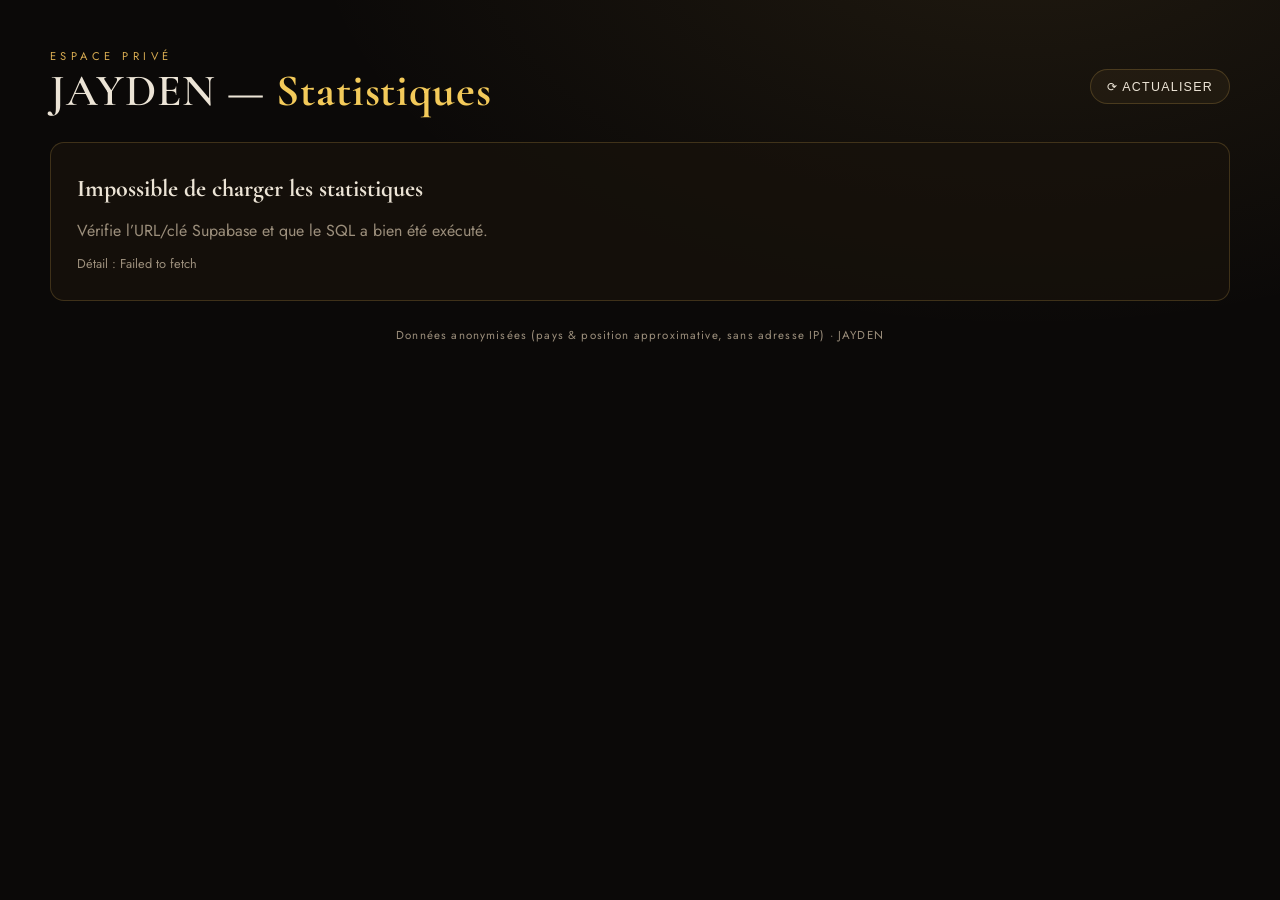
<file: backstage/index.html>
<!DOCTYPE html>
<html lang="fr">
<head>
  <meta charset="UTF-8">
  <meta name="viewport" content="width=device-width, initial-scale=1.0">
  <title>JAYDEN — Statistiques</title>
  <meta name="robots" content="noindex,nofollow">
  <meta name="theme-color" content="#0b0908">
  <link rel="icon" type="image/png" sizes="32x32" href="/assets/img/favicon-32.png">
  <link rel="apple-touch-icon" href="/assets/img/apple-touch-icon.png?v=40">

  <!-- PWA : app « BACKSTAGE » installable (icône logo JAYDEN doré sur fond noir) -->
  <link rel="manifest" href="/backstage/manifest.webmanifest?v=40">
  <meta name="application-name" content="BACKSTAGE">
  <meta name="mobile-web-app-capable" content="yes">
  <meta name="apple-mobile-web-app-capable" content="yes">
  <meta name="apple-mobile-web-app-status-bar-style" content="black-translucent">
  <meta name="apple-mobile-web-app-title" content="BACKSTAGE">

  <!-- Polices (sans bloquer le rendu) -->
  <link rel="preconnect" href="https://fonts.googleapis.com">
  <link rel="preconnect" href="https://fonts.gstatic.com" crossorigin>
  <link rel="stylesheet" href="https://fonts.googleapis.com/css2?family=Cormorant+Garamond:wght@500;600;700&family=Jost:wght@300;400;500;600&display=swap" media="print" onload="this.media='all'">

  <!-- Carte du monde (jsVectorMap) — hébergée localement, aucune dépendance externe -->
  <link rel="stylesheet" href="/assets/vendor/jsvectormap/jsvectormap.min.css">

  <style>
    :root{
      --bg:#0b0908; --bg-2:#100c09; --panel:rgba(24,18,12,.72);
      --gold:#d9ac52; --gold-lite:#f3ca5a; --gold-deep:#b8862b;
      --text:#ece4d6; --muted:#9c8f7c; --line:rgba(217,172,82,.22);
      --serif:"Cormorant Garamond",Georgia,serif; --sans:"Jost","Helvetica Neue",Arial,sans-serif;
    }
    *,*::before,*::after{box-sizing:border-box;margin:0;padding:0}
    html{background:var(--bg)}
    body{
      font-family:var(--sans); background:
        radial-gradient(1200px 700px at 80% -10%, rgba(217,172,82,.10), transparent 60%),
        var(--bg);
      color:var(--text); min-height:100vh; line-height:1.5;
      -webkit-font-smoothing:antialiased; padding:clamp(20px,4vw,48px);
    }
    .wrap{max-width:1180px;margin:0 auto}

    header.top{display:flex;align-items:flex-end;justify-content:space-between;gap:20px;flex-wrap:wrap;margin-bottom:28px}
    .brand{display:flex;flex-direction:column;gap:4px}
    .brand .label{font-size:.7rem;letter-spacing:.4em;text-transform:uppercase;color:var(--gold)}
    .brand h1{font-family:var(--serif);font-weight:600;font-size:clamp(1.9rem,4vw,2.8rem);line-height:1;letter-spacing:.02em}
    .brand h1 b{color:var(--gold-lite);font-weight:700}
    .updated{font-size:.72rem;color:var(--muted);letter-spacing:.08em}
    .refresh{display:inline-flex;align-items:center;gap:8px;border:1px solid var(--line);color:var(--text);
      background:rgba(217,172,82,.06);border-radius:999px;padding:9px 16px;font-size:.78rem;letter-spacing:.1em;
      text-transform:uppercase;cursor:pointer;transition:.25s}
    .refresh:hover{border-color:var(--gold);background:rgba(217,172,82,.14)}

    /* Tuiles de stats */
    .tiles{display:grid;grid-template-columns:repeat(3,1fr);gap:16px;margin-bottom:26px}
    .tile{background:var(--panel);border:1px solid var(--line);border-radius:14px;padding:22px 24px;
      backdrop-filter:blur(6px)}
    .tile .k{font-size:.7rem;letter-spacing:.22em;text-transform:uppercase;color:var(--muted)}
    .tile .v{font-family:var(--serif);font-weight:700;font-size:clamp(2.2rem,6vw,3.4rem);line-height:1.05;
      color:var(--gold-lite);margin-top:6px;font-variant-numeric:tabular-nums}

    /* Grille carte + pays */
    .grid{display:grid;grid-template-columns:1.7fr 1fr;gap:20px}
    .card{background:var(--panel);border:1px solid var(--line);border-radius:16px;overflow:hidden}
    .card h2{font-family:var(--serif);font-weight:600;font-size:1.25rem;padding:18px 22px 0;letter-spacing:.02em}
    .card .sub{font-size:.72rem;color:var(--muted);padding:2px 22px 0;letter-spacing:.06em}

    #map{width:100%;height:clamp(340px,52vw,540px);margin-top:6px;touch-action:pan-y}
    /* Points de connexion : dorés + lueur + pulsation douce */
    .jvm-marker{filter:drop-shadow(0 0 5px rgba(243,202,90,.9));animation:pulse 2.6s ease-in-out infinite}
    @keyframes pulse{0%,100%{opacity:.85}50%{opacity:1}}
    .jvm-tooltip{background:#17110b !important;border:1px solid var(--line) !important;color:var(--text) !important;
      font-family:var(--sans) !important;border-radius:8px !important;padding:6px 10px !important;font-size:.8rem !important}

    /* Liste pays */
    .countries{padding:14px 10px 8px;max-height:540px;overflow:auto}
    .row{display:flex;align-items:center;gap:12px;padding:9px 12px;border-radius:10px}
    .row+.row{border-top:1px solid rgba(217,172,82,.10)}
    .row .flag{font-size:1.15rem;width:26px;text-align:center}
    .row .name{flex:1;min-width:0;white-space:nowrap;overflow:hidden;text-overflow:ellipsis;font-size:.92rem}
    .row .bar{flex:0 0 90px;height:6px;border-radius:4px;background:rgba(255,255,255,.08);position:relative;overflow:hidden}
    .row .bar i{position:absolute;inset:0 100% 0 0;background:linear-gradient(90deg,var(--gold-deep),var(--gold-lite))}
    .row .cnt{flex:0 0 auto;font-variant-numeric:tabular-nums;color:var(--gold-lite);font-size:.9rem;min-width:34px;text-align:right}

    .note{background:var(--panel);border:1px solid var(--line);border-radius:14px;padding:26px;line-height:1.7}
    .note code{background:rgba(217,172,82,.12);padding:2px 7px;border-radius:5px;color:var(--gold-lite);font-size:.85em}
    .note a{color:var(--gold-lite)}
    .muted{color:var(--muted)}
    footer.foot{margin-top:26px;text-align:center;color:var(--muted);font-size:.72rem;letter-spacing:.1em}
    /* ---- Tablette ---- */
    @media(max-width:860px){
      .grid{grid-template-columns:1fr}
      #map{height:clamp(300px,60vw,440px)}
      .countries{max-height:none}
    }
    /* ---- Mobile ---- */
    @media(max-width:560px){
      body{padding:16px 14px}
      header.top{gap:14px}
      .brand h1{font-size:1.7rem}
      .refresh{padding:8px 14px;font-size:.72rem}
      /* Tuiles compactes : libellé à gauche, chiffre à droite (1 ligne chacune) */
      .tiles{grid-template-columns:1fr;gap:10px;margin-bottom:18px}
      .tile{display:flex;align-items:center;justify-content:space-between;padding:14px 18px}
      .tile .k{font-size:.66rem;letter-spacing:.16em}
      .tile .v{font-size:1.9rem;margin-top:0}
      .card h2{font-size:1.12rem;padding:16px 18px 0}
      .card .sub{padding:2px 18px 0;font-size:.68rem}
      #map{height:clamp(260px,74vw,360px)}
      .countries{padding:10px 6px 6px}
      .row{gap:10px;padding:8px 10px}
      .row .name{font-size:.88rem}
      .row .bar{flex-basis:60px}
      footer.foot{font-size:.68rem}
    }
  </style>
</head>
<body>
  <div class="wrap">
    <header class="top">
      <div class="brand">
        <span class="label">Espace privé</span>
        <h1>JAYDEN — <b>Statistiques</b></h1>
      </div>
      <div style="display:flex;flex-direction:column;align-items:flex-end;gap:10px">
        <button class="refresh" id="refresh">⟳ Actualiser</button>
        <span class="updated" id="updated"></span>
      </div>
    </header>

    <div id="content"><p class="muted" style="padding:40px 4px">Chargement des statistiques…</p></div>

    <footer class="foot">Données anonymisées (pays &amp; position approximative, sans adresse IP) · JAYDEN</footer>
  </div>

  <script src="/assets/vendor/jsvectormap/jsvectormap.min.js"></script>
  <script src="/assets/vendor/jsvectormap/maps/world.js"></script>
  <script src="/js/analytics-config.js?v=1"></script>
  <script>
  (function(){
    var cfg = window.JAYDEN_ANALYTICS || {};
    var content = document.getElementById("content");
    var updated = document.getElementById("updated");
    var mapInstance = null;

    function flag(cc){
      if(!cc || cc.length!==2) return "🌐";
      return cc.toUpperCase().replace(/./g,function(c){return String.fromCodePoint(127397 + c.charCodeAt(0));});
    }
    function esc(s){ return String(s==null?"":s).replace(/[&<>"]/g,function(c){return {"&":"&amp;","<":"&lt;",">":"&gt;",'"':"&quot;"}[c];}); }
    function fmt(n){ return (n==null?0:n).toLocaleString("fr-FR"); }

    if(!cfg.url || !cfg.key){
      content.innerHTML =
        '<div class="note">'+
        '<h2 style="font-family:var(--serif);margin-bottom:10px">Configuration requise</h2>'+
        '<p class="muted">Les statistiques ne sont pas encore reliées à la base de données.</p>'+
        '<p style="margin-top:12px">1. Crée un projet gratuit sur <a href="https://supabase.com" target="_blank" rel="noopener">supabase.com</a>.<br>'+
        '2. Colle le contenu de <code>supabase/schema.sql</code> dans le SQL Editor et exécute-le.<br>'+
        '3. Renseigne <code>url</code> et <code>key</code> (anon public) dans <code>js/analytics-config.js</code>.</p>'+
        '</div>';
      return;
    }

    function render(d){
      var countries = d.countries || [];
      var points = d.points || [];
      var maxC = countries.reduce(function(m,c){return Math.max(m,c.count);},1);

      var rows = countries.map(function(c){
        var w = Math.max(6, Math.round(c.count/maxC*100));
        return '<div class="row"><span class="flag">'+flag(c.country_code)+'</span>'+
          '<span class="name">'+esc(c.country||"Inconnu")+'</span>'+
          '<span class="bar"><i style="right:'+(100-w)+'%"></i></span>'+
          '<span class="cnt">'+fmt(c.count)+'</span></div>';
      }).join("") || '<p class="muted" style="padding:16px 12px">Aucune visite pour le moment.</p>';

      content.innerHTML =
        '<div class="tiles">'+
          '<div class="tile"><div class="k">Visites totales</div><div class="v">'+fmt(d.total)+'</div></div>'+
          '<div class="tile"><div class="k">Aujourd’hui</div><div class="v">'+fmt(d.today)+'</div></div>'+
          '<div class="tile"><div class="k">7 derniers jours</div><div class="v">'+fmt(d.week)+'</div></div>'+
        '</div>'+
        '<div class="grid">'+
          '<div class="card"><h2>Carte des connexions</h2><div class="sub">'+points.length+' zone(s) · point plus large = plus de visites</div><div id="map"></div></div>'+
          '<div class="card"><h2>Pays</h2><div class="sub">Classement par nombre de visites</div><div class="countries" id="countries">'+rows+'</div></div>'+
        '</div>';

      updated.textContent = "Mis à jour : " + new Date().toLocaleString("fr-FR");
      drawMap(points);
    }

    function drawMap(points){
      var el = document.getElementById("map");
      if(!el) return;
      if(typeof jsVectorMap === "undefined"){
        el.innerHTML = '<p class="muted" style="padding:24px">Carte indisponible (librairie non chargée). Les chiffres par pays restent affichés à droite.</p>';
        return;
      }
      var maxP = points.reduce(function(m,p){return Math.max(m,p.count);},1);
      var markers = points.map(function(p){
        var r = 4 + Math.round((Math.sqrt(p.count)/Math.sqrt(maxP))*9); // 4 → 13 px
        return { name: (p.country||"") + " · " + p.count + " visite(s)", coords:[p.lat, p.lng], style:{ initial:{ r:r } } };
      });
      try{
        if(mapInstance && mapInstance.destroy) mapInstance.destroy();
        el.innerHTML = "";
        mapInstance = new jsVectorMap({
          selector:"#map", map:"world",
          zoomButtons:true, zoomOnScroll:false, backgroundColor:"transparent",
          regionStyle:{ initial:{ fill:"#2a2015", stroke:"#0b0908", strokeWidth:.5, fillOpacity:1 }, hover:{ fill:"#3b2c17" } },
          markers: markers,
          markerStyle:{
            initial:{ fill:"#f3ca5a", stroke:"#0b0908", strokeWidth:1, r:5, fillOpacity:1 },
            hover:{ fill:"#ffffff", stroke:"#f3ca5a" }
          }
        });
      }catch(e){
        el.innerHTML = '<p class="muted" style="padding:24px">Carte indisponible.</p>';
      }
    }

    function load(){
      fetch(cfg.url.replace(/\/+$/,"") + "/rest/v1/rpc/get_visit_stats", {
        method:"POST",
        headers:{ "Content-Type":"application/json", "apikey":cfg.key, "Authorization":"Bearer "+cfg.key },
        body:"{}"
      })
      .then(function(r){ if(!r.ok) throw new Error(r.status); return r.json(); })
      .then(function(d){ render(d || {}); })
      .catch(function(err){
        content.innerHTML = '<div class="note"><h2 style="font-family:var(--serif);margin-bottom:8px">Impossible de charger les statistiques</h2>'+
          '<p class="muted">Vérifie l’URL/clé Supabase et que le SQL a bien été exécuté.</p>'+
          '<p class="muted" style="margin-top:8px;font-size:.8rem">Détail : '+esc(err && err.message)+'</p></div>';
      });
    }

    document.getElementById("refresh").addEventListener("click", load);
    load();
    setInterval(load, 60000); // rafraîchissement auto chaque minute
  })();
  </script>
  <script src="/js/pwa.js?v=40" defer></script>
</body>
</html>
</file>
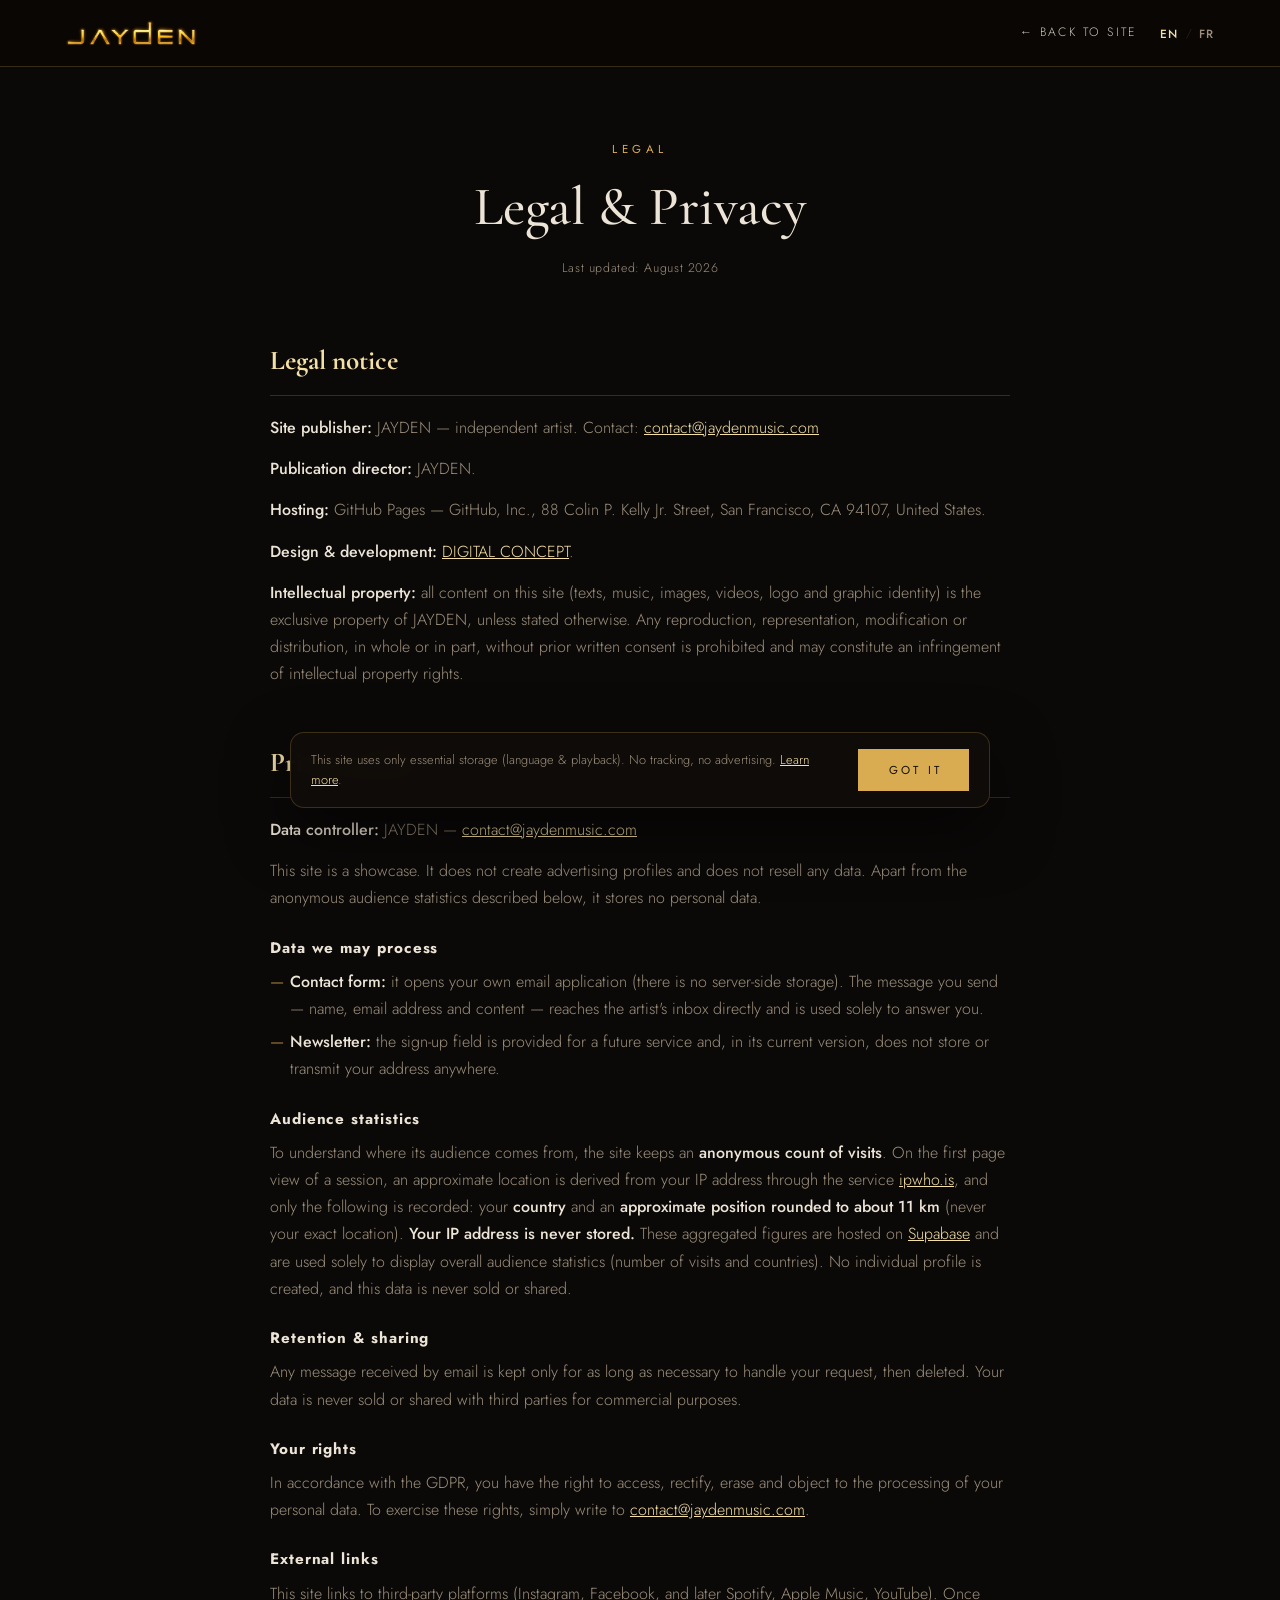
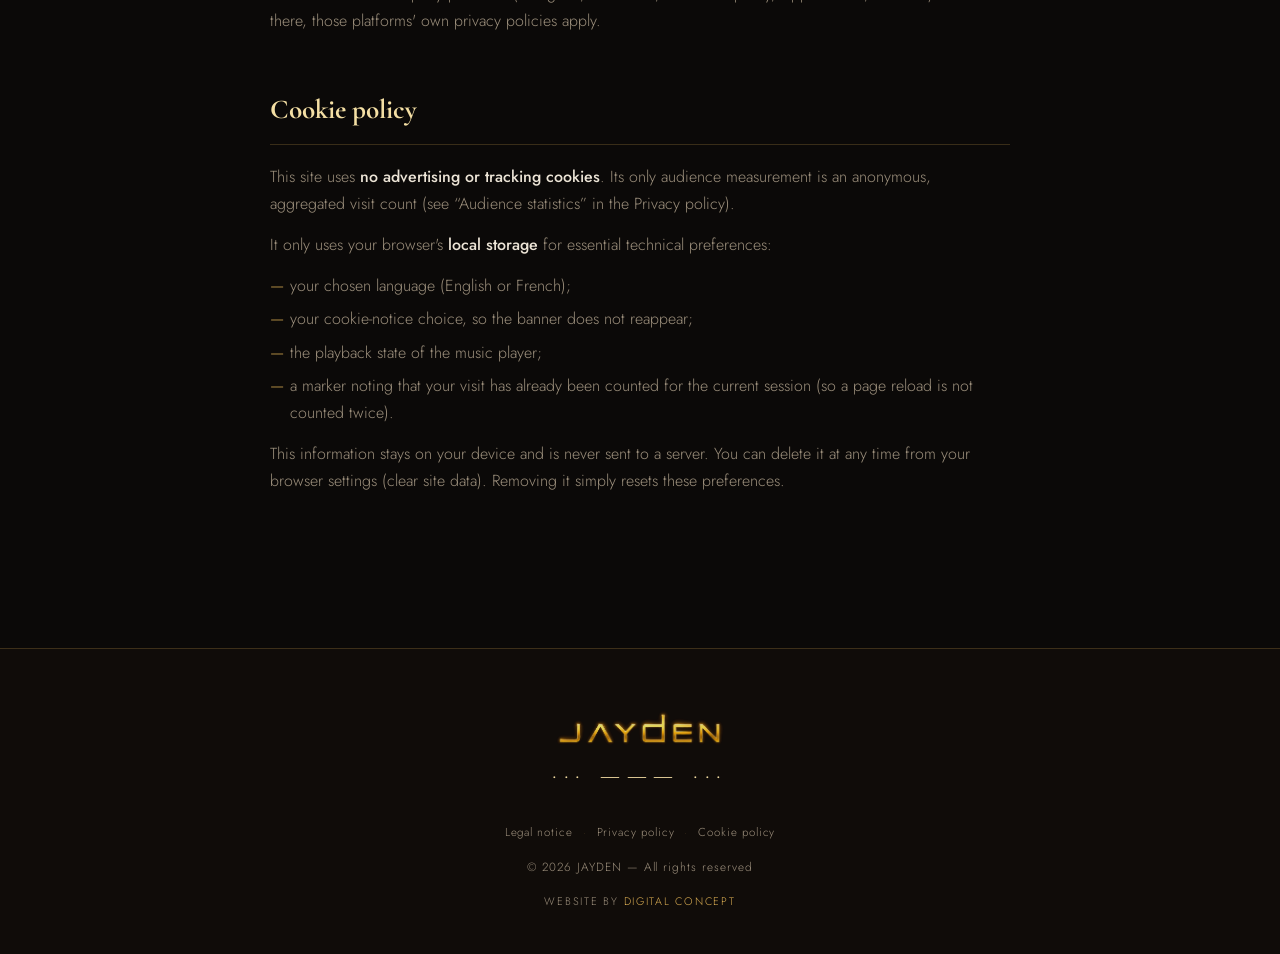
<file: legal.html>
<!DOCTYPE html>
<html lang="en">
<head>
  <meta charset="UTF-8">
  <meta name="viewport" content="width=device-width, initial-scale=1.0">
  <title>JAYDEN — Legal &amp; Privacy</title>
  <meta name="description" content="Legal notice, privacy policy and cookie policy for the official JAYDEN website.">
  <meta name="robots" content="index, follow, max-image-preview:large">
  <meta name="author" content="JAYDEN">
  <link rel="canonical" href="https://jaydenmusic.com/legal.html">
  <meta property="og:type" content="website">
  <meta property="og:site_name" content="JAYDEN">
  <meta property="og:title" content="JAYDEN — Legal &amp; Privacy">
  <meta property="og:description" content="Legal notice, privacy policy and cookie policy for the official JAYDEN website.">
  <meta property="og:url" content="https://jaydenmusic.com/legal.html">
  <meta property="og:image" content="https://jaydenmusic.com/assets/img/og-preview.jpg?v=3">
  <meta name="theme-color" content="#0b0908">
  <link rel="icon" type="image/png" sizes="32x32" href="assets/img/favicon-32.png">
  <link rel="icon" type="image/png" sizes="256x256" href="assets/img/favicon.png">
  <link rel="apple-touch-icon" href="assets/img/apple-touch-icon.png?v=40">
  <link rel="manifest" href="/site.webmanifest?v=40">
  <meta name="mobile-web-app-capable" content="yes">
  <meta name="apple-mobile-web-app-capable" content="yes">
  <meta name="apple-mobile-web-app-status-bar-style" content="black-translucent">
  <meta name="apple-mobile-web-app-title" content="JAYDEN">
  <link rel="preconnect" href="https://fonts.googleapis.com">
  <link rel="preconnect" href="https://fonts.gstatic.com" crossorigin>
  <link rel="stylesheet" href="https://fonts.googleapis.com/css2?family=Cormorant+Garamond:ital,wght@0,400;0,500;0,600;0,700;1,400;1,500&family=Jost:wght@300;400;500&family=Sacramento&display=swap" media="print" onload="this.media='all'">
  <noscript><link rel="stylesheet" href="https://fonts.googleapis.com/css2?family=Cormorant+Garamond:ital,wght@0,400;0,500;0,600;0,700;1,400;1,500&family=Jost:wght@300;400;500&family=Sacramento&display=swap"></noscript>
  <style>html{background-color:#0b0908}body{visibility:hidden;background:#0b0908;margin:0}a{color:inherit;text-decoration:none}</style>
  <link rel="stylesheet" href="css/style.css?v=49">
  <script>document.addEventListener("DOMContentLoaded",function(){document.body.style.visibility="visible";});</script>
</head>
<body class="legal">

  <!-- ============ HEADER ============ -->
  <header class="legal-head">
    <a href="index.html" class="nav__logo" aria-label="JAYDEN — Home"><img src="assets/img/jayden-logo.png?v=2" alt="JAYDEN"></a>
    <div class="legal-head__end">
      <a href="index.html" class="legal-back" data-i18n="legal.back">← Back to site</a>
      <div class="lang" role="group" aria-label="Language / Langue">
        <button type="button" class="lang__opt is-on" data-lang="en">EN</button>
        <span class="lang__sep" aria-hidden="true">/</span>
        <button type="button" class="lang__opt" data-lang="fr">FR</button>
      </div>
    </div>
  </header>

  <main class="legal-main">
    <!-- Intro -->
    <div data-lang-block="en">
      <span class="section-label">Legal</span>
      <h1>Legal &amp; Privacy</h1>
      <p class="legal-updated">Last updated: August 2026</p>
    </div>
    <div data-lang-block="fr" style="display:none">
      <span class="section-label">Informations légales</span>
      <h1>Mentions &amp; Confidentialité</h1>
      <p class="legal-updated">Dernière mise à jour : août 2026</p>
    </div>

    <!-- ===== LEGAL NOTICE ===== -->
    <section class="legal-section" id="mentions">
      <div data-lang-block="en">
        <h2>Legal notice</h2>
        <p><strong>Site publisher:</strong> JAYDEN — independent artist. Contact: <a href="mailto:contact@jaydenmusic.com">contact@jaydenmusic.com</a></p>
        <p><strong>Publication director:</strong> JAYDEN.</p>
        <p><strong>Hosting:</strong> GitHub Pages — GitHub, Inc., 88 Colin P. Kelly Jr. Street, San Francisco, CA 94107, United States.</p>
        <p><strong>Design &amp; development:</strong> <a href="https://www.digitalconcept.be" target="_blank" rel="noopener">DIGITAL CONCEPT</a>.</p>
        <p><strong>Intellectual property:</strong> all content on this site (texts, music, images, videos, logo and graphic identity) is the exclusive property of JAYDEN, unless stated otherwise. Any reproduction, representation, modification or distribution, in whole or in part, without prior written consent is prohibited and may constitute an infringement of intellectual property rights.</p>
      </div>
      <div data-lang-block="fr" style="display:none">
        <h2>Mentions légales</h2>
        <p><strong>Éditeur du site :</strong> JAYDEN — artiste indépendant. Contact : <a href="mailto:contact@jaydenmusic.com">contact@jaydenmusic.com</a></p>
        <p><strong>Directeur de la publication :</strong> JAYDEN.</p>
        <p><strong>Hébergement :</strong> GitHub Pages — GitHub, Inc., 88 Colin P. Kelly Jr. Street, San Francisco, CA 94107, États-Unis.</p>
        <p><strong>Conception &amp; réalisation :</strong> <a href="https://www.digitalconcept.be" target="_blank" rel="noopener">DIGITAL CONCEPT</a>.</p>
        <p><strong>Propriété intellectuelle :</strong> l'ensemble des contenus de ce site (textes, musiques, images, vidéos, logo et identité graphique) est la propriété exclusive de JAYDEN, sauf mention contraire. Toute reproduction, représentation, modification ou diffusion, totale ou partielle, sans autorisation écrite préalable est interdite et peut constituer une contrefaçon.</p>
      </div>
    </section>

    <!-- ===== PRIVACY ===== -->
    <section class="legal-section" id="privacy">
      <div data-lang-block="en">
        <h2>Privacy policy</h2>
        <p><strong>Data controller:</strong> JAYDEN — <a href="mailto:contact@jaydenmusic.com">contact@jaydenmusic.com</a></p>
        <p>This site is a showcase. It does not create advertising profiles and does not resell any data. Apart from the anonymous audience statistics described below, it stores no personal data.</p>
        <h3>Data we may process</h3>
        <ul>
          <li><strong>Contact form:</strong> it opens your own email application (there is no server-side storage). The message you send — name, email address and content — reaches the artist's inbox directly and is used solely to answer you.</li>
          <li><strong>Newsletter:</strong> the sign-up field is provided for a future service and, in its current version, does not store or transmit your address anywhere.</li>
        </ul>
        <h3>Audience statistics</h3>
        <p>To understand where its audience comes from, the site keeps an <strong>anonymous count of visits</strong>. On the first page view of a session, an approximate location is derived from your IP address through the service <a href="https://ipwho.is" target="_blank" rel="noopener">ipwho.is</a>, and only the following is recorded: your <strong>country</strong> and an <strong>approximate position rounded to about 11&nbsp;km</strong> (never your exact location). <strong>Your IP address is never stored.</strong> These aggregated figures are hosted on <a href="https://supabase.com" target="_blank" rel="noopener">Supabase</a> and are used solely to display overall audience statistics (number of visits and countries). No individual profile is created, and this data is never sold or shared.</p>
        <h3>Retention &amp; sharing</h3>
        <p>Any message received by email is kept only for as long as necessary to handle your request, then deleted. Your data is never sold or shared with third parties for commercial purposes.</p>
        <h3>Your rights</h3>
        <p>In accordance with the GDPR, you have the right to access, rectify, erase and object to the processing of your personal data. To exercise these rights, simply write to <a href="mailto:contact@jaydenmusic.com">contact@jaydenmusic.com</a>.</p>
        <h3>External links</h3>
        <p>This site links to third-party platforms (Instagram, Facebook, and later Spotify, Apple Music, YouTube). Once there, those platforms' own privacy policies apply.</p>
      </div>
      <div data-lang-block="fr" style="display:none">
        <h2>Politique de confidentialité</h2>
        <p><strong>Responsable du traitement :</strong> JAYDEN — <a href="mailto:contact@jaydenmusic.com">contact@jaydenmusic.com</a></p>
        <p>Ce site est une vitrine. Il ne crée pas de profil publicitaire et ne revend aucune donnée. En dehors des statistiques d'audience anonymes décrites ci-dessous, il ne conserve aucune donnée personnelle.</p>
        <h3>Données susceptibles d'être traitées</h3>
        <ul>
          <li><strong>Formulaire de contact :</strong> il ouvre votre propre application de messagerie (aucun stockage côté serveur). Le message que vous envoyez — nom, adresse e-mail et contenu — parvient directement à la boîte de l'artiste et sert uniquement à vous répondre.</li>
          <li><strong>Newsletter :</strong> le champ d'inscription est prévu pour un service futur et, dans sa version actuelle, ne stocke ni ne transmet votre adresse.</li>
        </ul>
        <h3>Statistiques d'audience</h3>
        <p>Pour connaître la provenance de son public, le site tient un <strong>comptage anonyme des visites</strong>. Au premier affichage d'une session, une localisation approximative est déduite de votre adresse IP via le service <a href="https://ipwho.is" target="_blank" rel="noopener">ipwho.is</a>, et seules les informations suivantes sont enregistrées : votre <strong>pays</strong> et une <strong>position approximative arrondie à environ 11&nbsp;km</strong> (jamais votre position exacte). <strong>Votre adresse IP n'est jamais stockée.</strong> Ces données agrégées sont hébergées sur <a href="https://supabase.com" target="_blank" rel="noopener">Supabase</a> et servent uniquement à afficher des statistiques globales (nombre de visites et pays). Aucun profil individuel n'est constitué, et ces données ne sont ni vendues ni partagées.</p>
        <h3>Conservation &amp; partage</h3>
        <p>Tout message reçu par e-mail est conservé le temps nécessaire au traitement de votre demande, puis supprimé. Vos données ne sont jamais vendues ni partagées à des tiers à des fins commerciales.</p>
        <h3>Vos droits</h3>
        <p>Conformément au RGPD, vous disposez d'un droit d'accès, de rectification, d'effacement et d'opposition au traitement de vos données personnelles. Pour les exercer, écrivez simplement à <a href="mailto:contact@jaydenmusic.com">contact@jaydenmusic.com</a>.</p>
        <h3>Liens externes</h3>
        <p>Ce site renvoie vers des plateformes tierces (Instagram, Facebook, et prochainement Spotify, Apple Music, YouTube). Une fois sur ces plateformes, leurs propres politiques de confidentialité s'appliquent.</p>
      </div>
    </section>

    <!-- ===== COOKIES ===== -->
    <section class="legal-section" id="cookies">
      <div data-lang-block="en">
        <h2>Cookie policy</h2>
        <p>This site uses <strong>no advertising or tracking cookies</strong>. Its only audience measurement is an anonymous, aggregated visit count (see “Audience statistics” in the Privacy policy).</p>
        <p>It only uses your browser's <strong>local storage</strong> for essential technical preferences:</p>
        <ul>
          <li>your chosen language (English or French);</li>
          <li>your cookie-notice choice, so the banner does not reappear;</li>
          <li>the playback state of the music player;</li>
          <li>a marker noting that your visit has already been counted for the current session (so a page reload is not counted twice).</li>
        </ul>
        <p>This information stays on your device and is never sent to a server. You can delete it at any time from your browser settings (clear site data). Removing it simply resets these preferences.</p>
      </div>
      <div data-lang-block="fr" style="display:none">
        <h2>Politique de cookies</h2>
        <p>Ce site n'utilise <strong>aucun cookie publicitaire ou de traçage</strong>. Sa seule mesure d'audience est un comptage de visites anonyme et agrégé (voir « Statistiques d'audience » dans la politique de confidentialité).</p>
        <p>Il utilise uniquement le <strong>stockage local</strong> de votre navigateur pour des préférences techniques essentielles :</p>
        <ul>
          <li>la langue choisie (français ou anglais) ;</li>
          <li>votre choix concernant le bandeau cookies, pour qu'il ne réapparaisse pas ;</li>
          <li>l'état de lecture du lecteur audio ;</li>
          <li>un indicateur signalant que votre visite a déjà été comptée pour la session en cours (pour ne pas la compter deux fois).</li>
        </ul>
        <p>Ces informations restent sur votre appareil et ne sont jamais envoyées à un serveur. Vous pouvez les supprimer à tout moment depuis les réglages de votre navigateur (effacer les données du site). Les supprimer réinitialise simplement ces préférences.</p>
      </div>
    </section>
  </main>

  <!-- ============ FOOTER ============ -->
  <footer class="footer">
    <div class="wrap footer__inner">
      <div class="footer__logo"><a href="index.html"><img src="assets/img/jayden-logo.png?v=2" alt="JAYDEN"></a></div>
      <p class="footer__tag" data-i18n="footer.tag">Voice. Guitar. Truth.</p>
      <nav class="footer__legal" aria-label="Legal">
        <a href="legal.html#mentions" data-i18n="footer.legal">Legal notice</a>
        <span aria-hidden="true">·</span>
        <a href="legal.html#privacy" data-i18n="footer.privacy">Privacy policy</a>
        <span aria-hidden="true">·</span>
        <a href="legal.html#cookies" data-i18n="footer.cookies">Cookie policy</a>
      </nav>
      <p class="footer__copy"><span data-i18n="footer.copy">© 2026 JAYDEN — All rights reserved</span></p>
      <p class="footer__credit"><span data-i18n="footer.credit">Website by</span> <a href="https://www.digitalconcept.be" target="_blank" rel="noopener">DIGITAL CONCEPT</a></p>
    </div>
  </footer>

  <!-- ============ COOKIE BANNER ============ -->
  <div class="cookie-bar" id="cookieBar" role="dialog" aria-live="polite" aria-label="Cookies">
    <p data-i18n="cookie.text">This site uses only essential storage (language &amp; playback). No tracking, no advertising. <a href="legal.html#cookies">Learn more</a>.</p>
    <button class="btn btn--solid" id="cookieAccept" data-i18n="cookie.ok">Got it</button>
  </div>

  <script src="js/main.js?v=49"></script>
  <script src="js/pwa.js?v=40" defer></script>
</body>
</html>
</file>
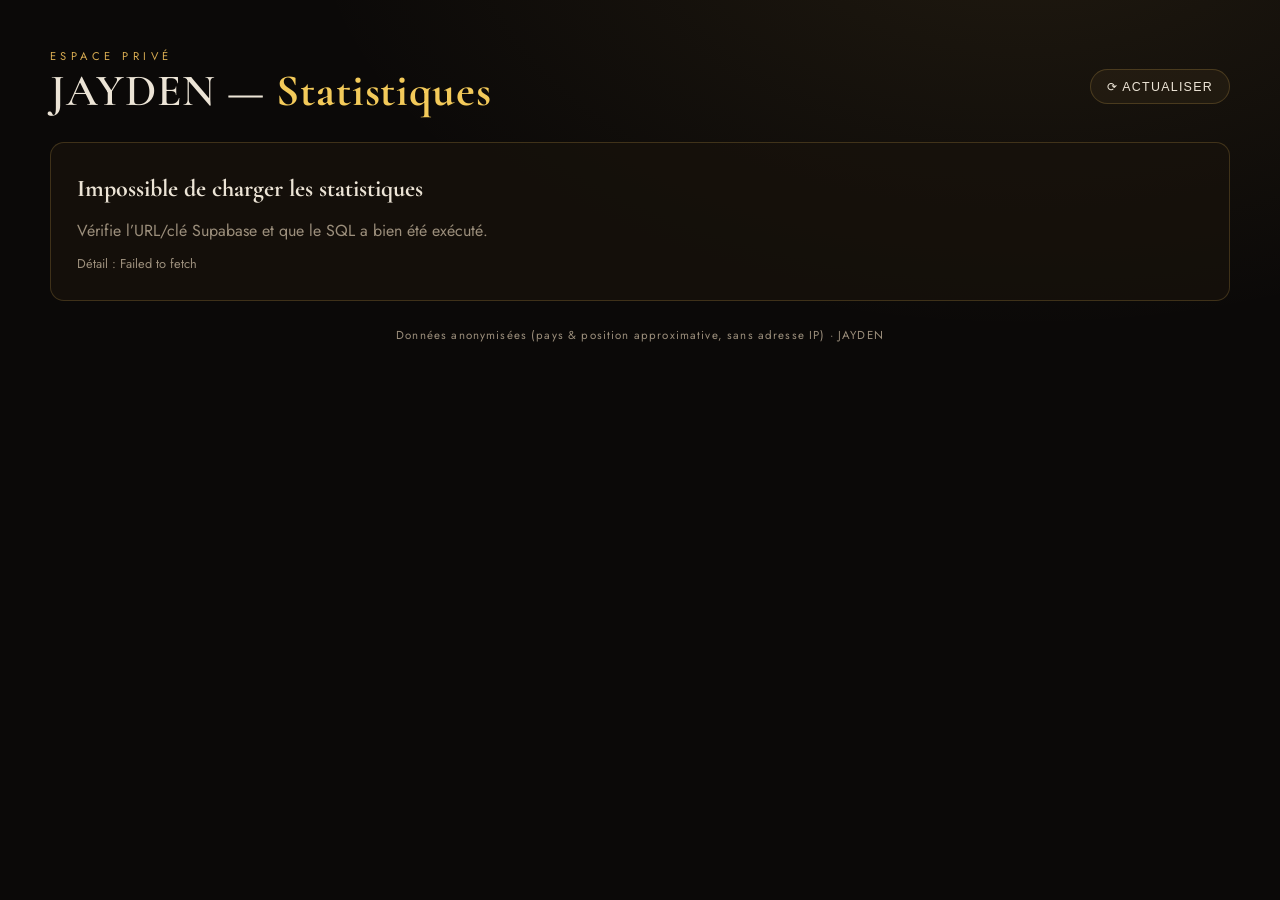
<file: stats-2f9c4a7e.html>
<!DOCTYPE html>
<html lang="fr">
<head>
  <meta charset="UTF-8">
  <meta name="viewport" content="width=device-width, initial-scale=1.0">
  <title>JAYDEN — Statistiques</title>
  <meta name="robots" content="noindex,nofollow">
  <link rel="icon" type="image/png" sizes="32x32" href="assets/img/favicon-32.png">

  <!-- Polices (sans bloquer le rendu) -->
  <link rel="preconnect" href="https://fonts.googleapis.com">
  <link rel="preconnect" href="https://fonts.gstatic.com" crossorigin>
  <link rel="stylesheet" href="https://fonts.googleapis.com/css2?family=Cormorant+Garamond:wght@500;600;700&family=Jost:wght@300;400;500;600&display=swap" media="print" onload="this.media='all'">

  <!-- Carte du monde (jsVectorMap) — hébergée localement, aucune dépendance externe -->
  <link rel="stylesheet" href="assets/vendor/jsvectormap/jsvectormap.min.css">

  <style>
    :root{
      --bg:#0b0908; --bg-2:#100c09; --panel:rgba(24,18,12,.72);
      --gold:#d9ac52; --gold-lite:#f3ca5a; --gold-deep:#b8862b;
      --text:#ece4d6; --muted:#9c8f7c; --line:rgba(217,172,82,.22);
      --serif:"Cormorant Garamond",Georgia,serif; --sans:"Jost","Helvetica Neue",Arial,sans-serif;
    }
    *,*::before,*::after{box-sizing:border-box;margin:0;padding:0}
    html{background:var(--bg)}
    body{
      font-family:var(--sans); background:
        radial-gradient(1200px 700px at 80% -10%, rgba(217,172,82,.10), transparent 60%),
        var(--bg);
      color:var(--text); min-height:100vh; line-height:1.5;
      -webkit-font-smoothing:antialiased; padding:clamp(20px,4vw,48px);
    }
    .wrap{max-width:1180px;margin:0 auto}

    header.top{display:flex;align-items:flex-end;justify-content:space-between;gap:20px;flex-wrap:wrap;margin-bottom:28px}
    .brand{display:flex;flex-direction:column;gap:4px}
    .brand .label{font-size:.7rem;letter-spacing:.4em;text-transform:uppercase;color:var(--gold)}
    .brand h1{font-family:var(--serif);font-weight:600;font-size:clamp(1.9rem,4vw,2.8rem);line-height:1;letter-spacing:.02em}
    .brand h1 b{color:var(--gold-lite);font-weight:700}
    .updated{font-size:.72rem;color:var(--muted);letter-spacing:.08em}
    .refresh{display:inline-flex;align-items:center;gap:8px;border:1px solid var(--line);color:var(--text);
      background:rgba(217,172,82,.06);border-radius:999px;padding:9px 16px;font-size:.78rem;letter-spacing:.1em;
      text-transform:uppercase;cursor:pointer;transition:.25s}
    .refresh:hover{border-color:var(--gold);background:rgba(217,172,82,.14)}

    /* Tuiles de stats */
    .tiles{display:grid;grid-template-columns:repeat(3,1fr);gap:16px;margin-bottom:26px}
    .tile{background:var(--panel);border:1px solid var(--line);border-radius:14px;padding:22px 24px;
      backdrop-filter:blur(6px)}
    .tile .k{font-size:.7rem;letter-spacing:.22em;text-transform:uppercase;color:var(--muted)}
    .tile .v{font-family:var(--serif);font-weight:700;font-size:clamp(2.2rem,6vw,3.4rem);line-height:1.05;
      color:var(--gold-lite);margin-top:6px;font-variant-numeric:tabular-nums}

    /* Grille carte + pays */
    .grid{display:grid;grid-template-columns:1.7fr 1fr;gap:20px}
    .card{background:var(--panel);border:1px solid var(--line);border-radius:16px;overflow:hidden}
    .card h2{font-family:var(--serif);font-weight:600;font-size:1.25rem;padding:18px 22px 0;letter-spacing:.02em}
    .card .sub{font-size:.72rem;color:var(--muted);padding:2px 22px 0;letter-spacing:.06em}

    #map{width:100%;height:clamp(340px,52vw,540px);margin-top:6px}
    /* Points de connexion : dorés + lueur + pulsation douce */
    .jvm-marker{filter:drop-shadow(0 0 5px rgba(243,202,90,.9));animation:pulse 2.6s ease-in-out infinite}
    @keyframes pulse{0%,100%{opacity:.85}50%{opacity:1}}
    .jvm-tooltip{background:#17110b !important;border:1px solid var(--line) !important;color:var(--text) !important;
      font-family:var(--sans) !important;border-radius:8px !important;padding:6px 10px !important;font-size:.8rem !important}

    /* Liste pays */
    .countries{padding:14px 10px 8px;max-height:540px;overflow:auto}
    .row{display:flex;align-items:center;gap:12px;padding:9px 12px;border-radius:10px}
    .row+.row{border-top:1px solid rgba(217,172,82,.10)}
    .row .flag{font-size:1.15rem;width:26px;text-align:center}
    .row .name{flex:1;min-width:0;white-space:nowrap;overflow:hidden;text-overflow:ellipsis;font-size:.92rem}
    .row .bar{flex:0 0 90px;height:6px;border-radius:4px;background:rgba(255,255,255,.08);position:relative;overflow:hidden}
    .row .bar i{position:absolute;inset:0 100% 0 0;background:linear-gradient(90deg,var(--gold-deep),var(--gold-lite))}
    .row .cnt{flex:0 0 auto;font-variant-numeric:tabular-nums;color:var(--gold-lite);font-size:.9rem;min-width:34px;text-align:right}

    .note{background:var(--panel);border:1px solid var(--line);border-radius:14px;padding:26px;line-height:1.7}
    .note code{background:rgba(217,172,82,.12);padding:2px 7px;border-radius:5px;color:var(--gold-lite);font-size:.85em}
    .note a{color:var(--gold-lite)}
    .muted{color:var(--muted)}
    footer.foot{margin-top:26px;text-align:center;color:var(--muted);font-size:.72rem;letter-spacing:.1em}
    @media(max-width:860px){.tiles{grid-template-columns:1fr}.grid{grid-template-columns:1fr}}
  </style>
</head>
<body>
  <div class="wrap">
    <header class="top">
      <div class="brand">
        <span class="label">Espace privé</span>
        <h1>JAYDEN — <b>Statistiques</b></h1>
      </div>
      <div style="display:flex;flex-direction:column;align-items:flex-end;gap:10px">
        <button class="refresh" id="refresh">⟳ Actualiser</button>
        <span class="updated" id="updated"></span>
      </div>
    </header>

    <div id="content"><p class="muted" style="padding:40px 4px">Chargement des statistiques…</p></div>

    <footer class="foot">Données anonymisées (pays &amp; position approximative, sans adresse IP) · JAYDEN</footer>
  </div>

  <script src="assets/vendor/jsvectormap/jsvectormap.min.js"></script>
  <script src="assets/vendor/jsvectormap/maps/world.js"></script>
  <script src="js/analytics-config.js?v=1"></script>
  <script>
  (function(){
    var cfg = window.JAYDEN_ANALYTICS || {};
    var content = document.getElementById("content");
    var updated = document.getElementById("updated");
    var mapInstance = null;

    function flag(cc){
      if(!cc || cc.length!==2) return "🌐";
      return cc.toUpperCase().replace(/./g,function(c){return String.fromCodePoint(127397 + c.charCodeAt(0));});
    }
    function esc(s){ return String(s==null?"":s).replace(/[&<>"]/g,function(c){return {"&":"&amp;","<":"&lt;",">":"&gt;",'"':"&quot;"}[c];}); }
    function fmt(n){ return (n==null?0:n).toLocaleString("fr-FR"); }

    if(!cfg.url || !cfg.key){
      content.innerHTML =
        '<div class="note">'+
        '<h2 style="font-family:var(--serif);margin-bottom:10px">Configuration requise</h2>'+
        '<p class="muted">Les statistiques ne sont pas encore reliées à la base de données.</p>'+
        '<p style="margin-top:12px">1. Crée un projet gratuit sur <a href="https://supabase.com" target="_blank" rel="noopener">supabase.com</a>.<br>'+
        '2. Colle le contenu de <code>supabase/schema.sql</code> dans le SQL Editor et exécute-le.<br>'+
        '3. Renseigne <code>url</code> et <code>key</code> (anon public) dans <code>js/analytics-config.js</code>.</p>'+
        '</div>';
      return;
    }

    function render(d){
      var countries = d.countries || [];
      var points = d.points || [];
      var maxC = countries.reduce(function(m,c){return Math.max(m,c.count);},1);

      var rows = countries.map(function(c){
        var w = Math.max(6, Math.round(c.count/maxC*100));
        return '<div class="row"><span class="flag">'+flag(c.country_code)+'</span>'+
          '<span class="name">'+esc(c.country||"Inconnu")+'</span>'+
          '<span class="bar"><i style="right:'+(100-w)+'%"></i></span>'+
          '<span class="cnt">'+fmt(c.count)+'</span></div>';
      }).join("") || '<p class="muted" style="padding:16px 12px">Aucune visite pour le moment.</p>';

      content.innerHTML =
        '<div class="tiles">'+
          '<div class="tile"><div class="k">Visites totales</div><div class="v">'+fmt(d.total)+'</div></div>'+
          '<div class="tile"><div class="k">Aujourd’hui</div><div class="v">'+fmt(d.today)+'</div></div>'+
          '<div class="tile"><div class="k">7 derniers jours</div><div class="v">'+fmt(d.week)+'</div></div>'+
        '</div>'+
        '<div class="grid">'+
          '<div class="card"><h2>Carte des connexions</h2><div class="sub">'+points.length+' zone(s) · point plus large = plus de visites</div><div id="map"></div></div>'+
          '<div class="card"><h2>Pays</h2><div class="sub">Classement par nombre de visites</div><div class="countries" id="countries">'+rows+'</div></div>'+
        '</div>';

      updated.textContent = "Mis à jour : " + new Date().toLocaleString("fr-FR");
      drawMap(points);
    }

    function drawMap(points){
      var el = document.getElementById("map");
      if(!el) return;
      if(typeof jsVectorMap === "undefined"){
        el.innerHTML = '<p class="muted" style="padding:24px">Carte indisponible (librairie non chargée). Les chiffres par pays restent affichés à droite.</p>';
        return;
      }
      var maxP = points.reduce(function(m,p){return Math.max(m,p.count);},1);
      var markers = points.map(function(p){
        var r = 4 + Math.round((Math.sqrt(p.count)/Math.sqrt(maxP))*9); // 4 → 13 px
        return { name: (p.country||"") + " · " + p.count + " visite(s)", coords:[p.lat, p.lng], style:{ initial:{ r:r } } };
      });
      try{
        if(mapInstance && mapInstance.destroy) mapInstance.destroy();
        el.innerHTML = "";
        mapInstance = new jsVectorMap({
          selector:"#map", map:"world",
          zoomButtons:true, zoomOnScroll:false, backgroundColor:"transparent",
          regionStyle:{ initial:{ fill:"#2a2015", stroke:"#0b0908", strokeWidth:.5, fillOpacity:1 }, hover:{ fill:"#3b2c17" } },
          markers: markers,
          markerStyle:{
            initial:{ fill:"#f3ca5a", stroke:"#0b0908", strokeWidth:1, r:5, fillOpacity:1 },
            hover:{ fill:"#ffffff", stroke:"#f3ca5a" }
          }
        });
      }catch(e){
        el.innerHTML = '<p class="muted" style="padding:24px">Carte indisponible.</p>';
      }
    }

    function load(){
      fetch(cfg.url.replace(/\/+$/,"") + "/rest/v1/rpc/get_visit_stats", {
        method:"POST",
        headers:{ "Content-Type":"application/json", "apikey":cfg.key, "Authorization":"Bearer "+cfg.key },
        body:"{}"
      })
      .then(function(r){ if(!r.ok) throw new Error(r.status); return r.json(); })
      .then(function(d){ render(d || {}); })
      .catch(function(err){
        content.innerHTML = '<div class="note"><h2 style="font-family:var(--serif);margin-bottom:8px">Impossible de charger les statistiques</h2>'+
          '<p class="muted">Vérifie l’URL/clé Supabase et que le SQL a bien été exécuté.</p>'+
          '<p class="muted" style="margin-top:8px;font-size:.8rem">Détail : '+esc(err && err.message)+'</p></div>';
      });
    }

    document.getElementById("refresh").addEventListener("click", load);
    load();
    setInterval(load, 60000); // rafraîchissement auto chaque minute
  })();
  </script>
</body>
</html>
</file>
<file: css/style.css>
/* =========================================================
   JAYDEN — Site officiel
   Ambiance : rock · soul · poésie urbaine
   Palette : noir profond & or, dans l'esprit de la maquette
   ========================================================= */

/* ---------- Design tokens ---------- */
:root {
  --bg:        #0b0908;
  --bg-2:      #100c09;
  --bg-3:      #16110c;
  --panel:     rgba(20, 15, 11, 0.72);

  --gold:      #d9ac52;
  --gold-lite: #f4dfa4;
  --gold-deep: #b8862b;
  --gold-soft: rgba(217, 172, 82, 0.22);

  --text:      #ece4d6;
  --muted:     #9c8f7c;
  --line:      rgba(217, 172, 82, 0.22);

  --serif:  "Cormorant Garamond", "Times New Roman", serif;
  --sans:   "Jost", "Helvetica Neue", Arial, sans-serif;
  --script: "Sacramento", cursive;

  --maxw: 1320px;
  --ease: cubic-bezier(0.22, 1, 0.36, 1);
}

/* ---------- Reset ---------- */
*, *::before, *::after { box-sizing: border-box; margin: 0; padding: 0; }
html { scroll-behavior: smooth; -webkit-text-size-adjust: 100%; }
body {
  font-family: var(--sans);
  background: var(--bg);
  color: var(--text);
  visibility: visible; /* révélé une fois la feuille de style appliquée (anti-FOUC) */
  line-height: 1.6;
  overflow-x: hidden;
  font-weight: 300;
  -webkit-font-smoothing: antialiased;
  padding-bottom: 76px; /* place pour le lecteur fixe en bas */
}
img { max-width: 100%; display: block; }
a { color: inherit; text-decoration: none; }
ul { list-style: none; }
button { font-family: inherit; cursor: pointer; border: none; background: none; color: inherit; }

/* ---------- Helpers ---------- */
.wrap { width: 100%; max-width: var(--maxw); margin: 0 auto; padding: 0 clamp(20px, 5vw, 64px); }
.section-label {
  font-weight: 400; letter-spacing: 0.4em; text-transform: uppercase;
  font-size: 0.72rem; color: var(--gold);
}
.section-title {
  font-family: var(--serif); font-weight: 500;
  font-size: clamp(2.1rem, 5vw, 3.6rem);
  line-height: 1.05; letter-spacing: 0.02em; margin-top: 0.4rem; text-wrap: balance;
}

/* Reveal on scroll */
.reveal { opacity: 0; transform: translateY(34px); transition: opacity 1s var(--ease), transform 1s var(--ease); }
.reveal.in { opacity: 1; transform: none; }

/* =========================================================
   NAV
   ========================================================= */
.nav {
  position: fixed; inset: 0 0 auto 0; z-index: 100;
  display: flex; align-items: center; justify-content: space-between;
  padding: 22px clamp(20px, 5vw, 64px);
  transition: padding 0.5s var(--ease), border-color 0.5s var(--ease);
  border-bottom: 1px solid transparent;
}
/* Le fond de la barre (dégradé, puis effet givré au défilement) est porté par
   ::before — JAMAIS par .nav. Sinon backdrop-filter ferait de .nav le bloc
   conteneur de ses enfants position:fixed (réseaux, langue), qui se retrouvaient
   alors masqués dans le menu quand la page était défilée (bug iOS Safari). */
.nav::before {
  content: ""; position: absolute; inset: 0; z-index: -1; pointer-events: none;
  background: linear-gradient(180deg, rgba(9, 7, 5, 0.62) 0%, rgba(9, 7, 5, 0) 100%);
  transition: background 0.5s var(--ease), backdrop-filter 0.5s var(--ease);
}
.nav.scrolled {
  padding-top: 14px; padding-bottom: 14px;
  border-bottom: 1px solid var(--line);
}
.nav.scrolled::before {
  background: rgba(9, 7, 5, 0.82);
  backdrop-filter: blur(14px); -webkit-backdrop-filter: blur(14px);
}
.nav__logo img { height: 34px; width: auto; transition: height 0.5s var(--ease); }
.nav.scrolled .nav__logo img { height: 28px; }
/* Le logo de la barre est masqué en haut de page et apparaît en fondu
   en même temps que la barre, dès le premier défilement (classe .scrolled). */
.nav .nav__logo {
  opacity: 0; visibility: hidden; transform: translateY(-4px);
  transition: opacity 0.5s var(--ease), transform 0.5s var(--ease), visibility 0.5s;
}
.nav.scrolled .nav__logo { opacity: 1; visibility: visible; transform: none; }

.nav__links { display: flex; align-items: center; gap: clamp(20px, 2.6vw, 40px); }
.nav__links a {
  font-weight: 400; letter-spacing: 0.24em; text-transform: uppercase; font-size: 0.78rem;
  color: var(--text); opacity: 0.86; position: relative; padding: 4px 0;
  transition: opacity 0.3s, color 0.3s;
}
.nav__links a::after {
  content: ""; position: absolute; left: 0; bottom: -2px; width: 0; height: 1px;
  background: var(--gold); transition: width 0.35s var(--ease);
}
.nav__links a:hover, .nav__links a.active { color: var(--gold-lite); opacity: 1; }
.nav__links a:hover::after, .nav__links a.active::after { width: 100%; }

.nav__end { display: flex; align-items: center; gap: clamp(14px, 2vw, 26px); }
.lang { display: flex; align-items: center; gap: 5px; }
.lang__opt { font-family: var(--sans); font-weight: 500; font-size: 0.74rem; letter-spacing: 0.1em; color: var(--muted); padding: 4px 2px; transition: color 0.3s; }
.lang__opt.is-on { color: var(--gold-lite); }
.lang__opt:hover { color: var(--gold); }
.lang__sep { color: var(--line); font-size: 0.72rem; user-select: none; }

.nav__social { display: flex; align-items: center; gap: 16px; }
.nav__social a { color: var(--gold); opacity: 0.82; transition: opacity 0.3s, transform 0.3s; }
.nav__social a:hover { opacity: 1; transform: translateY(-2px); color: var(--gold-lite); }
.nav__social svg { width: 18px; height: 18px; fill: currentColor; display: block; }

.nav__burger { display: none; width: 30px; height: 22px; position: relative; }
.nav__burger span { position: absolute; left: 0; width: 100%; height: 2px; background: var(--text); transition: 0.4s var(--ease); }
.nav__burger span:nth-child(1) { top: 0; }
.nav__burger span:nth-child(2) { top: 10px; }
.nav__burger span:nth-child(3) { top: 20px; }
body.menu-open .nav__burger span:nth-child(1) { top: 10px; transform: rotate(45deg); }
body.menu-open .nav__burger span:nth-child(2) { opacity: 0; }
body.menu-open .nav__burger span:nth-child(3) { top: 10px; transform: rotate(-45deg); }

/* =========================================================
   HERO
   ========================================================= */
.hero { position: relative; min-height: 100svh; display: flex; flex-direction: column; overflow: hidden; }
.hero__bg {
  position: absolute; inset: 0; z-index: 0;
  /* Photo nettement zoomée, calée à droite : occupe ~3/5 de l'écran */
  background: url("../assets/img/hero-dark.jpg?v=2") no-repeat right 28% / auto 210%;
  /* Le bord gauche ET le bas de l'image se fondent dans le noir */
  -webkit-mask-image:
    linear-gradient(90deg, transparent 0%, transparent 34%, rgba(0,0,0,0.5) 50%, #000 70%),
    linear-gradient(180deg, #000 0%, #000 58%, transparent 100%);
  -webkit-mask-composite: source-in;
  mask-image:
    linear-gradient(90deg, transparent 0%, transparent 34%, rgba(0,0,0,0.5) 50%, #000 70%),
    linear-gradient(180deg, #000 0%, #000 58%, transparent 100%);
  mask-composite: intersect;
}
.hero__scrim {
  position: absolute; inset: 0; z-index: 1;
  background:
    linear-gradient(90deg, var(--bg) 0%, rgba(11,9,8,0.74) 26%, rgba(11,9,8,0) 52%),
    linear-gradient(180deg, rgba(11,9,8,0.45) 0%, transparent 20%, transparent 60%, var(--bg) 100%);
}
/* Liens désactivés (plateformes non encore configurées) */
.is-disabled { opacity: 0.32 !important; pointer-events: none; cursor: default; }
.hero__inner {
  position: static; z-index: 2; flex: 1;
  display: flex; align-items: center;
  width: 100%; max-width: var(--maxw); margin: 0 auto; padding: 120px clamp(20px, 5vw, 64px) 0;
}
.hero__content { max-width: 620px; }
.hero__title { margin: 4px 0 12px; line-height: 0; }
/* Le pseudo « JAYDEN » apparaît en fondu au chargement, puis pulse doucement */
.hero__title img {
  width: min(560px, 42vw); max-width: 100%; height: auto; display: block;
  animation: logoFadeIn 1.8s var(--ease) both, logoGlow 4.5s ease-in-out 1.9s infinite;
}
@keyframes logoFadeIn {
  0% { opacity: 0; transform: translateY(16px) scale(0.985); }
  100% { opacity: 1; transform: none; }
}
@keyframes logoGlow {
  0%, 100% { filter: drop-shadow(0 8px 32px rgba(217, 172, 82, 0.16)); }
  50% { filter: drop-shadow(0 10px 52px rgba(217, 172, 82, 0.36)); }
}
/* Séparateur « ··· ——— ··· » (SOS en morse), en blanc, centré sous le pseudo.
   Chaque caractère est révélé À SA PLACE (mise en page figée) — voir main.js. */
.hero__subtitle {
  width: min(560px, 42vw); text-align: center; min-height: 1.1em;
  font-family: var(--serif); font-weight: 700; font-style: normal;
  font-size: clamp(1.9rem, 4.2vw, 3.1rem); letter-spacing: 0.26em;
  color: var(--text); margin-top: 8px;
}
.hero__subtitle .morse-ch { opacity: 0; transition: opacity 0.2s var(--ease); }
.hero__subtitle .morse-ch.on { opacity: 1; }

/* Prochain concert : pastille centrée dans un bandeau, sous le hero */
.live-band { display: flex; justify-content: center; padding: 30px 20px 4px; background: var(--bg); }
.hero__event {
  display: inline-flex; align-items: center; gap: 10px; white-space: nowrap;
  padding: 10px 18px; border-radius: 999px;
  border: 1px solid rgba(217, 172, 82, 0.42);
  background: rgba(217, 172, 82, 0.07);
  color: var(--text); text-decoration: none;
  font-size: 0.82rem; letter-spacing: 0.16em; text-transform: uppercase;
  backdrop-filter: blur(6px);
  transition: border-color 0.3s var(--ease), background 0.3s var(--ease), transform 0.3s var(--ease);
}
.hero__event:hover { border-color: var(--gold); background: rgba(217, 172, 82, 0.14); transform: translateY(-2px); }
.hero__event-dot {
  width: 8px; height: 8px; border-radius: 50%; background: var(--gold);
  box-shadow: 0 0 0 0 rgba(217, 172, 82, 0.55); animation: eventPulse 2.2s ease-out infinite;
}
.hero__event-label { color: var(--gold-lite); }
.hero__event-sep { color: var(--muted); opacity: 0.6; }
.hero__event-detail { font-weight: 500; }
@keyframes eventPulse {
  0% { box-shadow: 0 0 0 0 rgba(217, 172, 82, 0.5); }
  70% { box-shadow: 0 0 0 9px rgba(217, 172, 82, 0); }
  100% { box-shadow: 0 0 0 0 rgba(217, 172, 82, 0); }
}

.btn {
  display: inline-flex; align-items: center; justify-content: center; gap: 16px;
  text-indent: 0.28em; /* compense l'inter-lettrage de fin pour un vrai centrage */
  padding: 17px 34px; border: 1px solid var(--gold-soft);
  font-weight: 400; letter-spacing: 0.28em; text-transform: uppercase; font-size: 0.78rem;
  color: var(--gold-lite); background: rgba(0,0,0,0.15);
  transition: background 0.4s var(--ease), border-color 0.4s var(--ease), color 0.4s, letter-spacing 0.4s var(--ease);
}
.btn:hover { background: var(--gold); color: #17110a; border-color: var(--gold); letter-spacing: 0.32em; }
.btn svg { width: 10px; height: 10px; fill: currentColor; }
.btn--solid { background: var(--gold); color: #17110a; border-color: var(--gold); }
.btn--solid:hover { background: var(--gold-lite); border-color: var(--gold-lite); }

/* =========================================================
   SECTION base
   ========================================================= */
.section { position: relative; padding: clamp(90px, 12vh, 160px) 0; }
.section--tint { background: linear-gradient(180deg, var(--bg), var(--bg-2)); }
.section__head { text-align: center; margin-bottom: 64px; }

/* ---------- MUSIQUE ---------- */
.single {
  display: grid; grid-template-columns: minmax(0, 0.9fr) minmax(0, 1.1fr);
  gap: clamp(32px, 6vw, 80px); align-items: center;
}
.single__cover {
  position: relative; border-radius: 6px; overflow: hidden;
  border: 1px solid var(--line); box-shadow: 0 30px 80px rgba(0,0,0,0.7);
}
.single__cover img { width: 100%; }
.single__body .section-label { display: block; margin-bottom: 10px; }
.single__title { font-family: var(--serif); font-size: clamp(2rem, 4vw, 3.2rem); line-height: 1.05; margin-bottom: 8px; }
.single__meta { color: var(--muted); letter-spacing: 0.06em; margin-bottom: 26px; }

.player__note { font-size: 0.74rem; color: var(--muted); font-style: italic; margin-bottom: 26px; }

.streams { display: flex; flex-wrap: wrap; gap: 12px; }
.stream {
  display: inline-flex; align-items: center; gap: 10px;
  padding: 11px 20px; border: 1px solid var(--line); border-radius: 40px;
  font-size: 0.78rem; letter-spacing: 0.1em; color: var(--text);
  transition: background 0.3s, border-color 0.3s, color 0.3s, transform 0.3s;
}
.stream:hover { background: var(--gold-soft); border-color: var(--gold); color: var(--gold-lite); transform: translateY(-2px); }
.stream svg { width: 16px; height: 16px; fill: currentColor; }
.streams-soon { font-size: 0.72rem; letter-spacing: 0.18em; text-transform: uppercase; color: var(--muted); margin: 4px 0 14px; }

.discography { margin-top: 90px; }
.discography h3 { text-align: center; font-family: var(--serif); font-size: 1.6rem; margin-bottom: 8px; }
.discography p { text-align: center; color: var(--muted); margin-bottom: 40px; }
.disc-grid { display: grid; grid-template-columns: repeat(auto-fit, 200px); gap: 28px; justify-content: center; }
.disc-card { text-align: center; }
.disc-card__art {
  aspect-ratio: 1; border-radius: 5px; border: 1px dashed var(--line);
  display: grid; place-items: center; color: var(--muted);
  background: rgba(255,255,255,0.02); font-family: var(--serif); font-size: 2.4rem;
  transition: border-color 0.4s, color 0.4s;
}
.disc-card--soon .disc-card__art:hover { border-color: var(--gold); color: var(--gold); }
.disc-card__title { margin-top: 14px; font-size: 0.86rem; letter-spacing: 0.08em; color: var(--muted); text-transform: uppercase; }

/* ---------- À PROPOS ---------- */
.about { display: grid; grid-template-columns: minmax(0, 460px) 1fr; gap: clamp(32px, 6vw, 80px); align-items: center; }
.about__video {
  position: relative; border-radius: 8px; overflow: hidden;
  border: 1px solid var(--line); box-shadow: 0 30px 80px rgba(0,0,0,0.6);
}
/* Le cadre épouse le format natif de la vidéo (bords collés, aucune bande) */
.about__video video { width: 100%; height: auto; display: block; }
.about__sound {
  position: absolute; right: 12px; bottom: 12px; width: 42px; height: 42px;
  border-radius: 50%; background: rgba(9,7,5,0.68); border: 1px solid var(--line);
  color: var(--gold-lite); display: grid; place-items: center;
  backdrop-filter: blur(8px); transition: background 0.3s var(--ease), transform 0.3s var(--ease);
}
.about__sound:hover { background: var(--gold); color: #17110a; transform: scale(1.07); }
.about__sound svg { width: 20px; height: 20px; fill: currentColor; }
.about__sound.is-on #aboutMuteSlash { display: none; }
.about__body p { color: var(--muted); margin-bottom: 20px; font-size: 1.05rem; text-wrap: pretty; }
.about__body p.lead { font-family: var(--serif); font-style: italic; font-size: 1.5rem; color: var(--text); line-height: 1.4; }

/* ---------- ACTUS ---------- */
.news-list { max-width: 860px; margin: 0 auto; }
.news-item {
  display: grid; grid-template-columns: auto 1fr auto; gap: 28px; align-items: center;
  padding: 26px 4px; border-bottom: 1px solid var(--line);
}
.news-item__date { text-align: center; min-width: 68px; }
.news-item__date .d { font-family: var(--serif); font-size: 2rem; line-height: 1; color: var(--gold-lite); }
.news-item__date .m { font-size: 0.68rem; letter-spacing: 0.24em; text-transform: uppercase; color: var(--muted); }
.news-item__note { color: var(--gold); font-size: 1.5rem; }
.news-item__body h4 { font-family: var(--serif); font-size: 1.3rem; margin-bottom: 3px; }
/* Lien vers le site officiel du festival (Sanremo Rock) */
.news-item__link { color: inherit; transition: color 0.25s var(--ease); }
.news-item__link::after {
  content: "↗"; font-size: 0.72em; margin-left: 6px; color: var(--gold); opacity: 0.75;
  vertical-align: 0.08em;
}
.news-item__link:hover, .news-item__link:focus-visible { color: var(--gold-lite); }
.news-item__body span { color: var(--muted); font-size: 0.88rem; }
/* Entrée festival : texte à gauche, logo officiel (badge) à droite */
.news-item__body--fest { display: flex; align-items: center; justify-content: space-between; gap: 20px; flex-wrap: wrap; }
.news-item__text { min-width: 0; }
.news-fest {
  flex: 0 0 auto; display: inline-flex; align-items: center;
  background: #f4eee2; border: 1px solid rgba(0,0,0,0.08); border-radius: 9px;
  padding: 8px 13px; box-shadow: 0 6px 20px rgba(0,0,0,0.38);
  transition: transform 0.3s var(--ease), box-shadow 0.3s var(--ease);
}
.news-fest:hover, .news-fest:focus-visible { transform: translateY(-2px); box-shadow: 0 10px 28px rgba(0,0,0,0.5); }
.news-fest img { display: block; height: 44px; width: auto; }
.news-item__tag {
  font-size: 0.68rem; letter-spacing: 0.2em; text-transform: uppercase;
  color: var(--gold); border: 1px solid var(--line); padding: 7px 14px; border-radius: 40px; white-space: nowrap;
}

/* ---------- CONTACT (tout centré, en colonne) ---------- */
.contact { display: flex; flex-direction: column; align-items: center; text-align: center; max-width: 620px; margin: 0 auto; gap: 30px; }
.contact__intro { color: var(--muted); max-width: 52ch; text-wrap: pretty; margin: 0; }
.contact__mail { font-family: var(--serif); font-size: 1.5rem; color: var(--gold-lite); letter-spacing: 0.03em; }

.form { display: flex; flex-direction: column; gap: 18px; width: 100%; text-align: center; }
.form label { font-size: 0.72rem; letter-spacing: 0.2em; text-transform: uppercase; color: var(--muted); }
.form .btn { align-self: center; min-width: 200px; }
.form input, .form textarea, .newsletter input {
  width: 100%; background: rgba(255,255,255,0.03); border: 1px solid var(--line);
  color: var(--text); padding: 16px 18px; min-height: 54px; border-radius: 4px;
  font-family: var(--sans); font-size: 1rem; transition: border-color 0.3s;
}
.form input:focus, .form textarea:focus, .newsletter input:focus { outline: none; border-color: var(--gold); }
.newsletter input::placeholder, .form input::placeholder, .form textarea::placeholder { color: var(--muted); }
.form textarea { resize: vertical; min-height: 120px; }
.form-row { display: flex; flex-direction: column; gap: 8px; }

/* Newsletter band */
.newsletter { text-align: center; }
.newsletter h2 { font-family: var(--serif); font-size: clamp(1.8rem, 4vw, 2.8rem); margin-bottom: 12px; }
.newsletter p { color: var(--muted); margin-bottom: 30px; }
.newsletter form { display: flex; gap: 12px; max-width: 520px; margin: 0 auto; }
.newsletter input { flex: 1; }
@media (max-width: 520px) { .newsletter form { flex-direction: column; } }

/* =========================================================
   FOOTER
   ========================================================= */
.footer { border-top: 1px solid var(--line); padding: 60px 0 44px; background: var(--bg-2); }
.footer__inner { display: flex; flex-direction: column; align-items: center; gap: 16px; text-align: center; }
.footer__logo img { height: 38px; opacity: 0.9; }
.footer__tag { font-family: var(--serif); color: var(--gold-lite); font-size: 1.5rem; letter-spacing: 0.28em; line-height: 1; }
.footer__socials { display: flex; gap: 16px; margin: 4px 0 2px; }
/* Bas de page : bloc légal / copyright / crédit, séparé par un filet */
.footer__bottom {
  width: 100%; margin-top: 14px; padding-top: 26px; border-top: 1px solid var(--line);
  display: flex; flex-direction: column; align-items: center; gap: 12px;
}
.footer__copy { font-size: 0.74rem; color: var(--muted); letter-spacing: 0.08em; }
.footer__copy a { color: var(--gold); }
.footer__credit { font-size: 0.68rem; color: var(--muted); letter-spacing: 0.16em; text-transform: uppercase; }
.footer__credit a { color: var(--gold); text-decoration: none; transition: color 0.3s var(--ease); }
.footer__credit a:hover { color: var(--gold-lite); }
.footer__socials a { width: 44px; height: 44px; border: 1px solid var(--line); border-radius: 50%; display: grid; place-items: center; color: var(--text); transition: 0.3s var(--ease); }
.footer__socials a:hover { background: var(--gold); color: #17110a; border-color: var(--gold); transform: translateY(-3px); }
.footer__socials svg { width: 18px; height: 18px; fill: currentColor; }

/* Back to top */
.to-top {
  position: fixed; right: 22px; bottom: 92px; z-index: 96;
  width: 44px; height: 44px; border-radius: 50%; border: 1px solid var(--line);
  background: var(--panel); color: var(--gold); display: grid; place-items: center;
  opacity: 0; pointer-events: none; transition: opacity 0.4s, transform 0.4s var(--ease);
  backdrop-filter: blur(10px);
}
.to-top.show { opacity: 1; pointer-events: auto; }
.to-top:hover { background: var(--gold); color: #17110a; }
.to-top svg { width: 16px; height: 16px; fill: currentColor; }

/* =========================================================
   HERO — citation sur la photo
   ========================================================= */
/* Citation + signature : dans le flux, centrées sous le logo & le morse (colonne de gauche) */
.hero__quote {
  position: relative; z-index: 2;
  width: min(560px, 42vw); margin-top: 30px;
  text-align: center;
  font-family: var(--serif); font-style: italic; font-size: clamp(1.4rem, 2.3vw, 1.9rem); line-height: 1.45;
  color: var(--text); text-shadow: 0 2px 18px rgba(0,0,0,0.7);
}
.hero__quote > span { display: block; }
/* Signature de l'artiste, centrée sous la phrase (taille réduite) */
.hero__sign {
  display: block; height: auto; width: clamp(100px, 7.2vw, 128px);
  margin: 10px auto 0; opacity: 0.9;
  filter: drop-shadow(0 0 6px rgba(255,255,255,0.25));
}
/* Les lettres S · O · S de « Save Our Soul » : blanches au départ (comme la phrase),
   elles passent au jaune l'une après l'autre, au rythme des 3 groupes du morse
   (··· → S, ——— → O, ··· → S). Aucun halo, juste un changement de couleur. */
.hero__quote .sos {
  color: var(--text); font-style: normal; font-weight: 600;
  transition: color 0.6s var(--ease);
}
.hero__quote .sos.lit,
.hero__quote.is-sos-lit .sos { color: #f3ca5a; } /* jaune/or (la seconde règle persiste au changement de langue) */
@media (prefers-reduced-motion: reduce) {
  .hero__quote .sos { transition: none; }
}

/* =========================================================
   SINGLE — pochette (simple cadre, non cliquable)
   ========================================================= */
.single__cover { display: block; width: 100%; margin: 0; }
.single__cover img { display: block; }

/* =========================================================
   LECTEUR FIXE (barre en bas)
   ========================================================= */
.miniplayer {
  position: fixed; left: 0; right: 0; bottom: 0; z-index: 95;
  display: flex; align-items: center; gap: 16px;
  height: 76px; padding: 0 clamp(16px, 4vw, 40px);
  background: rgba(9, 7, 5, 0.86); border-top: 1px solid var(--line);
  backdrop-filter: blur(18px); -webkit-backdrop-filter: blur(18px);
}
.mp__art {
  position: relative; width: 52px; height: 52px; flex: 0 0 auto;
  border-radius: 5px; overflow: hidden; border: 1px solid var(--line);
}
.mp__cover { width: 100%; height: 100%; object-fit: cover; display: block; }
.mp__eq {
  position: absolute; inset: 0; display: flex; align-items: flex-end; justify-content: center;
  gap: 3px; padding-bottom: 8px; opacity: 0; transition: opacity 0.35s var(--ease);
  background: linear-gradient(180deg, transparent 38%, rgba(0,0,0,0.6));
}
.miniplayer.playing .mp__eq { opacity: 1; }
.mp__eq i { width: 3px; height: 4px; border-radius: 2px; background: var(--gold-lite); }
.miniplayer.playing .mp__eq i { animation: mpEq 0.9s ease-in-out infinite; }
.mp__eq i:nth-child(2) { animation-delay: 0.18s; }
.mp__eq i:nth-child(3) { animation-delay: 0.36s; }
.mp__eq i:nth-child(4) { animation-delay: 0.1s; }
@keyframes mpEq { 0%, 100% { height: 4px; } 50% { height: 18px; } }
.mp__meta { display: flex; flex-direction: column; gap: 2px; flex: 0 0 auto; width: 210px; min-width: 0; }
.mp__title { font-family: var(--serif); font-size: 1.02rem; color: var(--text); white-space: nowrap; overflow: hidden; text-overflow: ellipsis; }
.mp__sub { display: flex; align-items: baseline; gap: 8px; min-width: 0; }
.mp__artist { font-size: 0.68rem; letter-spacing: 0.16em; text-transform: uppercase; color: var(--muted); white-space: nowrap; }
/* Temps courant affiché dans le bloc infos (surtout utile sur mobile) */
.mp__now { display: none; font-size: 0.68rem; color: var(--muted); font-variant-numeric: tabular-nums; white-space: nowrap; }
.mp__play {
  flex: 0 0 auto; width: 48px; height: 48px; border-radius: 50%;
  background: var(--gold); color: #17110a; display: grid; place-items: center;
  transition: transform 0.25s var(--ease), background 0.25s;
}
.mp__play:hover { transform: scale(1.06); background: var(--gold-lite); }
.mp__play svg { width: 19px; height: 19px; fill: currentColor; }
.mp__progress { flex: 1; display: flex; align-items: center; gap: 14px; min-width: 0; }
.mp__bar { position: relative; flex: 1; height: 5px; border-radius: 3px; background: rgba(255,255,255,0.14); cursor: pointer; touch-action: none; }
/* Zone tactile élargie (invisible) pour attraper facilement la barre au doigt */
.mp__bar::before { content: ""; position: absolute; left: 0; right: 0; top: -11px; bottom: -11px; }
.mp__bar:focus-visible { outline: 2px solid var(--gold); outline-offset: 3px; }
.mp__fill { position: absolute; inset: 0 100% 0 0; background: linear-gradient(90deg, var(--gold-deep), var(--gold-lite)); border-radius: 3px; }
/* Poignée (curseur) au bout de la progression — apparaît à la lecture / au survol / focus */
.mp__fill::after {
  content: ""; position: absolute; right: 0; top: 50%;
  width: 11px; height: 11px; border-radius: 50%; background: var(--gold-lite);
  transform: translate(50%, -50%) scale(0.6); transform-origin: center;
  box-shadow: 0 1px 5px rgba(0,0,0,0.55); opacity: 0;
  transition: opacity 0.2s var(--ease), transform 0.2s var(--ease);
}
.miniplayer.playing .mp__fill::after,
.mp__bar:hover .mp__fill::after,
.mp__bar:focus-visible .mp__fill::after { opacity: 1; transform: translate(50%, -50%) scale(1); }
.mp__time { font-size: 0.72rem; color: var(--muted); font-variant-numeric: tabular-nums; min-width: 34px; text-align: center; }

/* Bouton « réduire » (×) de la barre */
.mp__close {
  flex: 0 0 auto; width: 32px; height: 32px; border-radius: 50%;
  display: grid; place-items: center; color: var(--muted);
  border: 1px solid transparent;
  transition: color 0.25s, background 0.25s, border-color 0.25s;
}
.mp__close:hover { color: var(--gold); background: rgba(217,172,82,0.10); border-color: var(--line); }
.mp__close svg { width: 15px; height: 15px; }

/* Pastille dorée du lecteur réduit — même taille/emplacement que le bouton « retour en haut » */
.mp-fab {
  position: fixed; right: 22px; bottom: 22px; z-index: 96;
  width: 44px; height: 44px; border-radius: 50%;
  display: none; place-items: center;
  background: var(--gold); color: #17110a;
  box-shadow: 0 10px 26px rgba(0,0,0,0.5);
  transition: transform 0.3s var(--ease), background 0.3s;
}
.mp-fab svg { width: 16px; height: 16px; fill: currentColor; margin-left: 2px; }
.mp-fab:hover { transform: scale(1.08); background: var(--gold-lite); }
.mp-fab.playing { animation: mpPulse 1.9s ease-out infinite; }
@keyframes mpPulse {
  0%   { box-shadow: 0 10px 26px rgba(0,0,0,0.5), 0 0 0 0 rgba(217,172,82,0.5); }
  70%  { box-shadow: 0 10px 26px rgba(0,0,0,0.5), 0 0 0 11px rgba(217,172,82,0); }
  100% { box-shadow: 0 10px 26px rgba(0,0,0,0.5), 0 0 0 0 rgba(217,172,82,0); }
}

/* État réduit : la barre disparaît, la pastille apparaît.
   Le bouton « retour en haut » se cale juste au-dessus de la pastille. */
body.player-collapsed .miniplayer { display: none; }
body.player-collapsed .to-top { bottom: 78px; }
body.player-collapsed .mp-fab { display: grid; }

/* =========================================================
   RESPONSIVE
   ========================================================= */
@media (max-width: 1024px) {
  .single, .about, .contact { grid-template-columns: 1fr; }
  .about__video { order: -1; max-width: 420px; margin: 0 auto; width: 100%; }
}

@media (max-width: 760px) {
  /* Menu mobile : overlay plein écran, opaque, contenu centré */
  .nav__links {
    position: fixed; inset: 0; width: 100vw; height: 100svh; z-index: 100;
    flex-direction: column; align-items: center; justify-content: center;
    gap: 32px; padding: 92px 24px 210px;
    background: rgba(8,6,4,0.98); backdrop-filter: blur(22px); -webkit-backdrop-filter: blur(22px);
    transform: translateX(100%); transition: transform 0.5s var(--ease);
  }
  .nav__links a { font-size: 1.5rem; letter-spacing: 0.26em; opacity: 1; }
  .nav__social {
    position: fixed; left: 0; right: 0; bottom: 120px; z-index: 101;
    justify-content: center; gap: 28px;
    opacity: 0; pointer-events: none; transition: opacity 0.45s var(--ease);
  }
  .nav__social svg { width: 22px; height: 22px; }
  /* Sélecteur de langue dans le menu hamburger, centré sous les réseaux */
  .lang {
    position: fixed; left: 0; right: 0; bottom: 66px; z-index: 101;
    justify-content: center; gap: 12px;
    opacity: 0; pointer-events: none; transition: opacity 0.45s var(--ease);
  }
  .lang__opt { font-size: 1.05rem; letter-spacing: 0.14em; padding: 8px 6px; }
  .lang__sep { font-size: 1.05rem; }
  body.menu-open { overflow: hidden; }
  body.menu-open .nav__links { transform: translateX(0); }
  body.menu-open .nav__social { opacity: 1; pointer-events: auto; }
  body.menu-open .lang { opacity: 1; pointer-events: auto; }
  /* Logo + bouton toujours au-dessus de l'overlay */
  .nav__logo { position: relative; z-index: 102; }
  .nav__burger { display: block; z-index: 102; }

  /* Hero mobile CINÉMA : on tombe directement sur la photo plein écran,
     la marque est posée en bas sur un dégradé (le visage reste dégagé). */
  .hero { min-height: 100svh; display: block; position: relative; }
  /* Image ENTIÈRE visible (largeur complète -> le mur « SOS » à droite reste visible) */
  .hero__bg {
    position: absolute; top: 0; left: 0; right: 0; order: 0;
    width: 100%; height: 100svh;
    background: url("../assets/img/hero-dark.jpg?v=2") no-repeat center top / contain;
    -webkit-mask-image: none; mask-image: none;
  }
  .hero__bg::after {
    content: ""; position: absolute; inset: 0;
    background: linear-gradient(180deg, rgba(11,9,8,0.55) 0%, rgba(11,9,8,0) 13%, rgba(11,9,8,0) 46%, rgba(11,9,8,0.82) 66%, var(--bg) 80%);
  }
  .hero__scrim { display: none; }
  .hero__inner {
    position: relative; z-index: 2; order: 1;
    min-height: 100svh; display: flex; align-items: flex-end;
    /* Bloc ancré en bas : padding bas réduit pour descendre l'ensemble
       (le pseudo JAYDEN arrive au niveau de la taille du personnage) */
    padding: 90px 22px calc(76px + 6px);
  }
  /* Contenu du héros centré horizontalement sur mobile */
  .hero__content { max-width: none; width: 100%; text-align: center; }
  .hero__title { margin: 6px 0 10px; }
  .hero__title img { width: min(420px, 74vw); margin-left: auto; margin-right: auto; }
  /* Séparateur (morse) centré sous le logo, un peu plus petit */
  .hero__subtitle { width: 100%; font-size: clamp(1.6rem, 8vw, 2.4rem); letter-spacing: 0.22em; }
  /* Citation de l'artiste : centrée, sur une seule ligne, agrandie */
  .hero__quote {
    position: static; width: 100%; max-width: none; text-align: center; white-space: nowrap;
    padding: 0; margin-top: clamp(56px, 15vw, 96px); font-size: clamp(1rem, 5.1vw, 1.9rem);
  }
  /* Signature centrée sous la phrase sur mobile */
  .hero__sign { margin: 12px auto 0; width: clamp(104px, 28vw, 142px); }
  /* Pastille « prochain concert » : peut passer sur 2 lignes sur très petits écrans */
  .hero__event {
    flex-wrap: wrap; justify-content: center; white-space: normal;
    max-width: 100%; letter-spacing: 0.12em; row-gap: 4px;
  }

  /* Sections plus compactes (moins de zones vides au scroll) */
  .section { padding: 64px 0 72px; }
  .section__head { margin-bottom: 44px; }
  .discography { margin-top: 48px; }
  .disc-grid { grid-template-columns: repeat(2, 1fr); gap: 16px; }

  /* Boutons plateformes en pleine largeur, uniformes */
  .streams { flex-direction: column; align-items: stretch; }
  .stream { justify-content: center; }

  .news-item { grid-template-columns: auto 1fr; }
  .news-item__tag { grid-column: 2; justify-self: start; margin-top: 6px; }
  /* Festival : logo sous le texte sur mobile, un peu plus petit */
  .news-item__body--fest { gap: 12px; }
  .news-fest { padding: 7px 11px; }
  .news-fest img { height: 38px; }

  /* Lecteur fixe compact : docké en bas, barre de progression fine en haut */
  body { padding-bottom: calc(66px + env(safe-area-inset-bottom, 0px)); }
  .miniplayer {
    min-height: 66px; gap: 13px; padding: 0 14px;
    padding-bottom: env(safe-area-inset-bottom, 0px);
  }
  .mp__art { width: 46px; height: 46px; }
  .mp__meta { width: auto; flex: 1; }
  .mp__title { font-size: 0.95rem; }
  .mp__play { width: 46px; height: 46px; }
  /* Les temps inline sont remplacés par un compteur dans le bloc infos */
  .mp__time { display: none; }
  .mp__now { display: inline; }
  .mp__progress { position: absolute; left: 0; right: 0; top: 0; gap: 0; }
  .mp__bar { height: 5px; border-radius: 0; }
  /* Poignée descendue dans la barre pour rester à l'intérieur du lecteur */
  .mp__fill::after { top: 5px; opacity: 1; }
  .to-top { bottom: calc(84px + env(safe-area-inset-bottom, 0px)); }
  .mp__close { width: 30px; height: 30px; }
  /* Réduit : la pastille remplace la barre (même position que « retour en haut »),
     le contenu récupère l'espace, et le bouton « retour en haut » se cale au-dessus. */
  .mp-fab { right: 22px; bottom: calc(22px + env(safe-area-inset-bottom, 0px)); }
  body.player-collapsed { padding-bottom: env(safe-area-inset-bottom, 0px); }
  body.player-collapsed .to-top { bottom: calc(78px + env(safe-area-inset-bottom, 0px)); }
}

@media (prefers-reduced-motion: reduce) {
  * { scroll-behavior: auto !important; }
  .reveal { opacity: 1 !important; transform: none !important; transition: none !important; }
  .hero__title img, .mp__eq i { animation: none !important; }
}

/* =========================================================
   FOOTER — liens légaux
   ========================================================= */
.footer__legal {
  display: flex; flex-wrap: wrap; align-items: center; justify-content: center;
  gap: 10px; margin-top: 20px; font-size: 0.72rem; letter-spacing: 0.08em;
}
.footer__legal a { color: var(--muted); transition: color 0.3s var(--ease); }
.footer__legal a:hover { color: var(--gold-lite); }
.footer__legal span { color: var(--line); }

/* =========================================================
   BANDEAU COOKIES
   ========================================================= */
.cookie-bar {
  position: fixed; left: 50%; bottom: calc(76px + 16px); z-index: 120;
  width: min(700px, calc(100% - 28px));
  transform: translateX(-50%) translateY(16px);
  background: rgba(16, 12, 9, 0.97);
  border: 1px solid var(--line); border-radius: 14px;
  padding: 16px 20px; display: flex; align-items: center; gap: 18px; flex-wrap: wrap;
  box-shadow: 0 22px 60px rgba(0,0,0,0.6);
  backdrop-filter: blur(12px); -webkit-backdrop-filter: blur(12px);
  opacity: 0; pointer-events: none;
  transition: opacity 0.5s var(--ease), transform 0.5s var(--ease);
}
.cookie-bar.show { opacity: 1; pointer-events: auto; transform: translateX(-50%) translateY(0); }
.cookie-bar p { flex: 1; min-width: 220px; font-size: 0.8rem; line-height: 1.55; color: var(--muted); }
.cookie-bar p a { color: var(--gold-lite); text-decoration: underline; }
.cookie-bar .btn { padding: 12px 26px; font-size: 0.72rem; }
@media (max-width: 600px) {
  .cookie-bar { bottom: calc(76px + 10px); flex-direction: column; align-items: stretch; text-align: center; }
  .cookie-bar .btn { width: 100%; }
}

/* =========================================================
   PAGE LÉGALE (legal.html)
   ========================================================= */
.legal-head {
  position: fixed; inset: 0 0 auto 0; z-index: 100;
  display: flex; align-items: center; justify-content: space-between;
  padding: 18px clamp(20px, 5vw, 64px);
  background: rgba(9, 7, 5, 0.9); border-bottom: 1px solid var(--line);
  backdrop-filter: blur(14px); -webkit-backdrop-filter: blur(14px);
}
.legal-head .nav__logo img { height: 30px; width: auto; }
.legal-head__end { display: flex; align-items: center; gap: 22px; }
.legal-back { font-size: 0.76rem; letter-spacing: 0.18em; text-transform: uppercase; color: var(--text); opacity: 0.85; transition: color 0.3s, opacity 0.3s; }
.legal-back:hover { color: var(--gold-lite); opacity: 1; }
.legal-main { max-width: 820px; margin: 0 auto; padding: 140px clamp(20px, 5vw, 40px) 100px; }
.legal-main .section-label { display: block; text-align: center; }
.legal-main h1 { font-family: var(--serif); font-weight: 500; font-size: clamp(2.2rem, 5vw, 3.4rem); text-align: center; margin: 6px 0 8px; }
.legal-updated { text-align: center; color: var(--muted); font-size: 0.78rem; letter-spacing: 0.05em; margin-bottom: 60px; }
.legal-section { margin-bottom: 54px; scroll-margin-top: 100px; }
.legal-section h2 {
  font-family: var(--serif); font-size: 1.7rem; color: var(--gold-lite);
  margin-bottom: 18px; padding-bottom: 12px; border-bottom: 1px solid var(--line);
}
.legal-section h3 { font-size: 0.95rem; letter-spacing: 0.06em; color: var(--text); margin: 24px 0 8px; }
.legal-section p { color: var(--muted); margin-bottom: 14px; line-height: 1.7; }
.legal-section a { color: var(--gold-lite); text-decoration: underline; }
.legal-section ul { list-style: none; margin: 0 0 14px; padding: 0; }
.legal-section li { color: var(--muted); line-height: 1.7; padding-left: 20px; position: relative; margin-bottom: 6px; }
.legal-section li::before { content: "—"; position: absolute; left: 0; color: var(--gold); }
.legal-section strong { color: var(--text); font-weight: 500; }
body.legal { padding-bottom: 0; }
</file>
<file: assets/vendor/jsvectormap/jsvectormap.min.css>
:root{--jvm-border-color: #E5E6E7;--jvm-box-shadow: 0 1px 2px 0 rgba(0, 0, 0, 0.05);--jvm-tooltip-font-size: 0.9rem;--jvm-tooltip-bg-color: #337FFA;--jvm-tooltip-color: #FFF;--jvm-tooltip-padding: 3px 5px;--jvm-tooltip-shadow: var(--jvm-box-shadow);--jvm-tooltip-radius: 3px;--jvm-zoom-btn-bg-color: #292929;--jvm-zoom-btn-color: #FFF;--jvm-zoom-btn-size: 15px;--jvm-zoom-btn-radius: 3px;--jvm-series-container-right: 15px;--jvm-legend-bg-color: #FFF;--jvm-legend-radius: 0.15rem;--jvm-legend-margin-left: 0.75rem;--jvm-legend-padding: 0.6rem;--jvm-legend-title-padding-bottom: 0.5rem;--jvm-legend-title-margin-bottom: 0.575rem;--jvm-legend-tick-margin-top: 0.575rem;--jvm-legend-tick-sample-radius: 0;--jvm-legend-tick-sample-height: 12px;--jvm-legend-tick-sample-width: 30px;--jvm-legend-tick-text-font-size: 12px;--jvm-legend-tick-text-margin-top: 3px}image,text,.jvm-zoom-btn{-webkit-user-select:none;-moz-user-select:none;-ms-user-select:none;user-select:none}.jvm-container{position:relative;height:100%;width:100%}.jvm-tooltip{border-radius:var(--jvm-tooltip-radius);background-color:var(--jvm-tooltip-bg-color);color:var(--jvm-tooltip-color);font-size:var(--jvm-tooltip-font-size);box-shadow:var(--jvm-tooltip-shadow);padding:var(--jvm-tooltip-padding);white-space:nowrap;position:absolute;display:none}.jvm-tooltip.active{display:block}.jvm-zoom-btn{background-color:var(--jvm-zoom-btn-bg-color);color:var(--jvm-zoom-btn-color);border-radius:var(--jvm-zoom-btn-radius);height:var(--jvm-zoom-btn-size);width:var(--jvm-zoom-btn-size);box-sizing:border-box;position:absolute;left:10px;line-height:var(--jvm-zoom-btn-size);text-align:center;cursor:pointer}.jvm-zoom-btn.jvm-zoomin{top:var(--jvm-zoom-btn-size)}.jvm-zoom-btn.jvm-zoomout{top:calc(var(--jvm-zoom-btn-size)*2 + var(--jvm-zoom-btn-size)/3)}.jvm-series-container{position:absolute;right:var(--jvm-series-container-right)}.jvm-series-container.jvm-series-h{bottom:15px}.jvm-series-container.jvm-series-v{display:-ms-flexbox;display:flex;-ms-flex-direction:column;flex-direction:column;gap:.75rem;top:15px}.jvm-legend{background-color:var(--jvm-legend-bg-color);border:1px solid var(--jvm-border-color);margin-left:var(--jvm-legend-margin-left);border-radius:var(--jvm-legend-radius);padding:var(--jvm-legend-padding);box-shadow:var(--jvm-box-shadow)}.jvm-legend-title{line-height:1;border-bottom:1px solid var(--jvm-border-color);padding-bottom:var(--jvm-legend-title-padding-bottom);margin-bottom:var(--jvm-legend-title-margin-bottom);text-align:left}.jvm-legend-tick{display:-ms-flexbox;display:flex;-ms-flex-align:center;align-items:center;min-width:40px}.jvm-legend-tick:not(:first-child){margin-top:var(--jvm-legend-tick-margin-top)}.jvm-legend-tick-sample{border-radius:var(--jvm-legend-tick-sample-radius);margin-right:.45rem;height:var(--jvm-legend-tick-sample-height);width:var(--jvm-legend-tick-sample-width)}.jvm-legend-tick-text{font-size:var(--jvm-legend-tick-text-font-size);text-align:center;line-height:1}.jvm-line[animation=true]{-webkit-animation:jvm-line-animation 10s linear forwards infinite;animation:jvm-line-animation 10s linear forwards infinite}@-webkit-keyframes jvm-line-animation{from{stroke-dashoffset:250}}@keyframes jvm-line-animation{from{stroke-dashoffset:250}}
</file>
